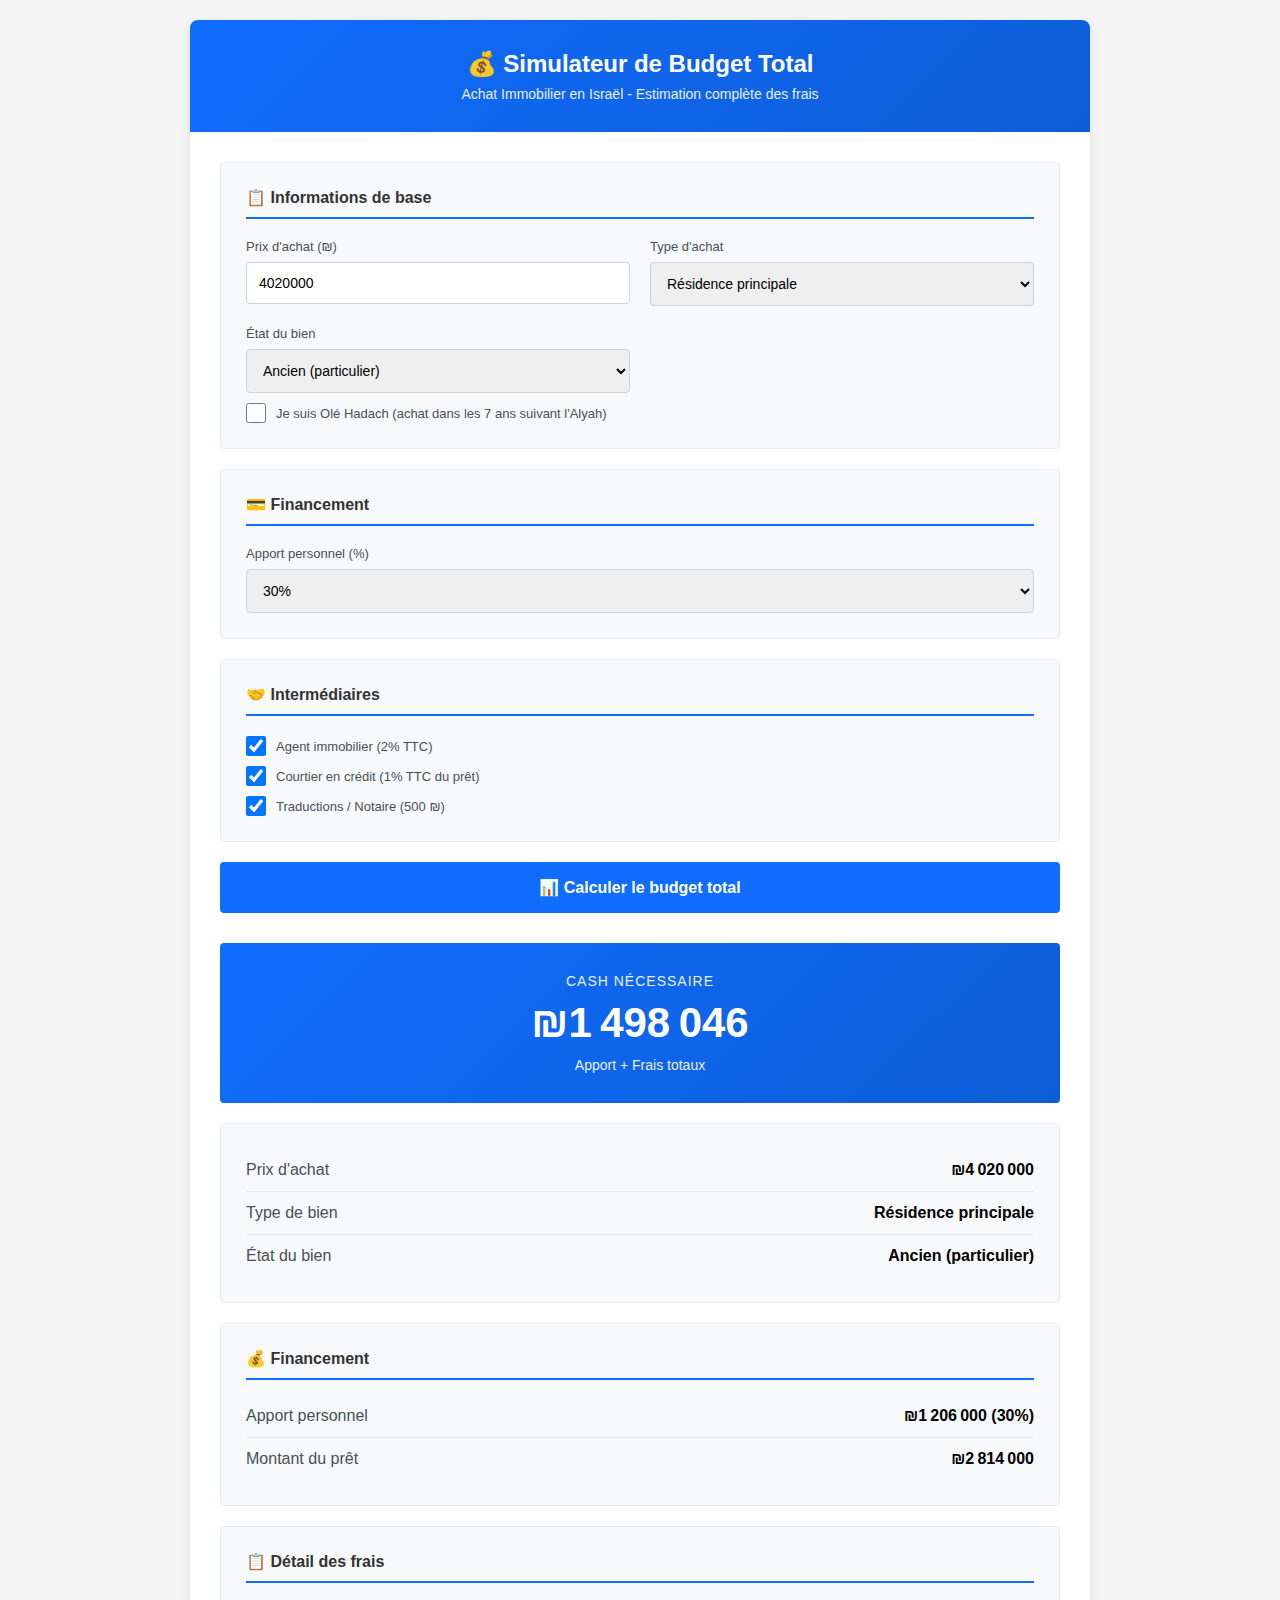
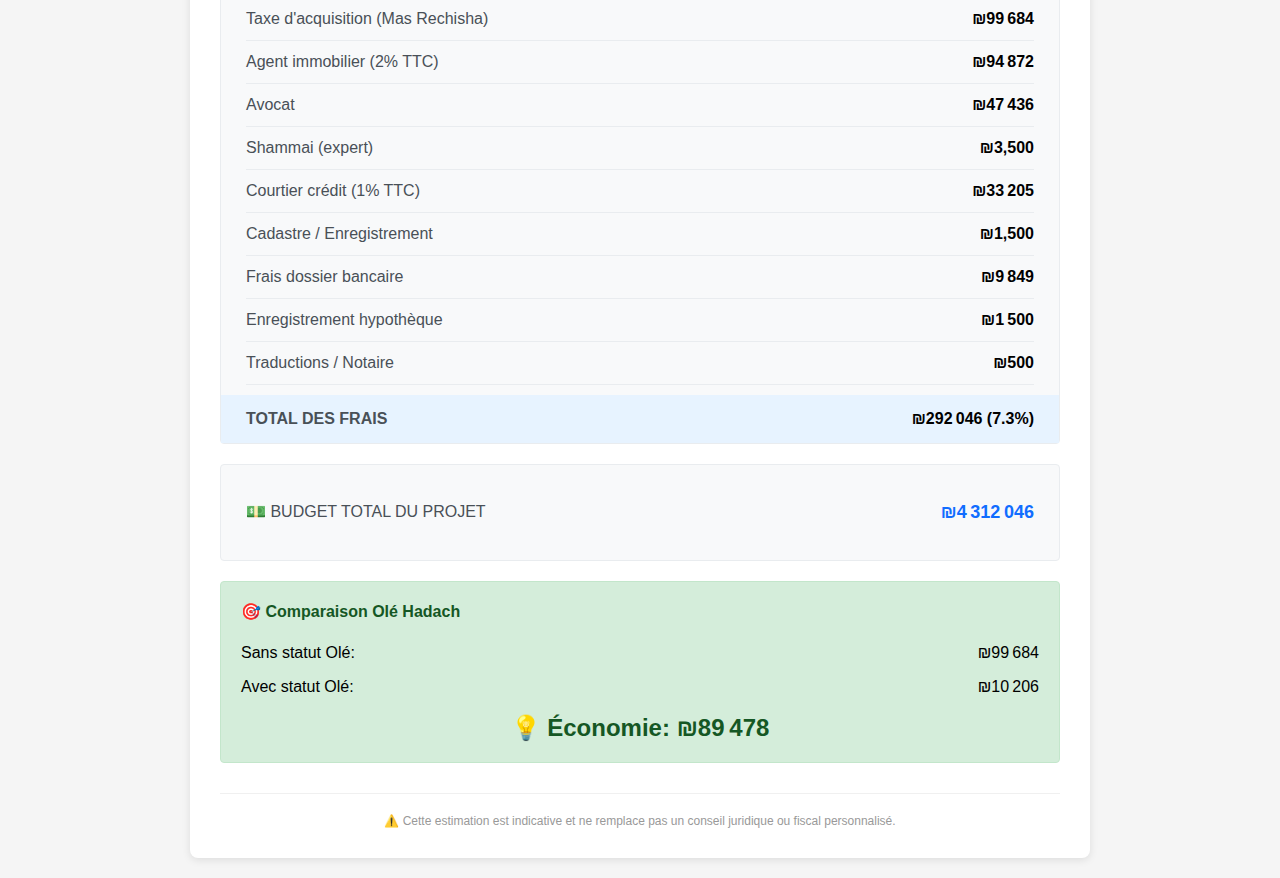
<file: budget_calculator.html>
<!DOCTYPE html>
<html lang="fr">
<head>
    <meta charset="UTF-8">
    <meta name="viewport" content="width=device-width, initial-scale=1.0">
    <title>Simulateur de Budget Total - Achat Immobilier en Israël</title>
    <style>
        * {
            margin: 0;
            padding: 0;
            box-sizing: border-box;
        }

        body {
            font-family: -apple-system, BlinkMacSystemFont, 'Segoe UI', Roboto, Oxygen, Ubuntu, Cantarell, sans-serif;
            background: #f5f5f5;
            padding: 20px;
        }

        .calculator-container {
            max-width: 900px;
            margin: 0 auto;
            background: white;
            border-radius: 8px;
            box-shadow: 0 2px 8px rgba(0,0,0,0.1);
            overflow: hidden;
        }

        .calculator-header {
            background: linear-gradient(135deg, #116DFF 0%, #0D5DD6 100%);
            color: white;
            padding: 30px;
            text-align: center;
        }

        .calculator-header h1 {
            font-size: 24px;
            font-weight: 600;
            margin-bottom: 8px;
        }

        .calculator-header p {
            font-size: 14px;
            opacity: 0.9;
        }

        .calculator-content {
            padding: 30px;
        }

        .form-section {
            background: #f8f9fa;
            border: 1px solid #e9ecef;
            border-radius: 4px;
            padding: 25px;
            margin-bottom: 20px;
        }

        .section-title {
            font-size: 16px;
            font-weight: 600;
            color: #333;
            margin-bottom: 20px;
            padding-bottom: 10px;
            border-bottom: 2px solid #116DFF;
        }

        .form-grid {
            display: grid;
            grid-template-columns: repeat(auto-fit, minmax(250px, 1fr));
            gap: 20px;
        }

        .form-group {
            display: flex;
            flex-direction: column;
        }

        label {
            font-size: 13px;
            font-weight: 500;
            color: #495057;
            margin-bottom: 8px;
        }

        input[type="number"],
        select {
            padding: 12px;
            border: 1px solid #ced4da;
            border-radius: 4px;
            font-size: 14px;
            transition: all 0.2s;
        }

        input[type="number"]:focus,
        select:focus {
            outline: none;
            border-color: #116DFF;
            box-shadow: 0 0 0 3px rgba(17, 109, 255, 0.1);
        }

        .checkbox-group {
            display: flex;
            align-items: center;
            gap: 10px;
            margin-top: 10px;
        }

        .checkbox-group input[type="checkbox"] {
            width: 20px;
            height: 20px;
            cursor: pointer;
        }

        .checkbox-group label {
            margin: 0;
            cursor: pointer;
        }

        .calculate-button {
            width: 100%;
            padding: 16px;
            background: #116DFF;
            color: white;
            border: none;
            border-radius: 4px;
            font-size: 16px;
            font-weight: 600;
            cursor: pointer;
            transition: all 0.2s;
        }

        .calculate-button:hover {
            background: #0D5DD6;
            transform: translateY(-1px);
            box-shadow: 0 4px 12px rgba(17, 109, 255, 0.3);
        }

        .calculate-button:active {
            transform: translateY(0);
        }

        .results {
            display: none;
            margin-top: 30px;
        }

        .results.show {
            display: block;
        }

        .result-card {
            background: #f8f9fa;
            border: 1px solid #e9ecef;
            border-radius: 4px;
            padding: 25px;
            margin-bottom: 20px;
        }

        .result-main {
            text-align: center;
            padding: 30px;
            background: linear-gradient(135deg, #116DFF 0%, #0D5DD6 100%);
            color: white;
            border-radius: 4px;
            margin-bottom: 20px;
        }

        .result-main h2 {
            font-size: 14px;
            font-weight: 500;
            opacity: 0.9;
            margin-bottom: 10px;
            text-transform: uppercase;
            letter-spacing: 1px;
        }

        .result-main .amount {
            font-size: 42px;
            font-weight: 700;
            margin-bottom: 10px;
        }

        .result-main .subtitle {
            font-size: 14px;
            opacity: 0.9;
        }

        .result-row {
            display: flex;
            justify-content: space-between;
            padding: 12px 0;
            border-bottom: 1px solid #e9ecef;
        }

        .result-row:last-child {
            border-bottom: none;
        }

        .result-row.total {
            font-weight: 600;
            font-size: 16px;
            background: #e7f3ff;
            margin: 10px -25px -25px -25px;
            padding: 15px 25px;
            border-bottom: none;
        }

        .result-label {
            color: #495057;
        }

        .result-value {
            font-weight: 600;
            color: #000;
        }

        .ole-comparison {
            background: #d4edda;
            border: 1px solid #c3e6cb;
            border-radius: 4px;
            padding: 20px;
            margin-top: 20px;
        }

        .ole-comparison h3 {
            color: #155724;
            font-size: 16px;
            margin-bottom: 15px;
        }

        .savings {
            font-size: 24px;
            font-weight: 700;
            color: #155724;
            text-align: center;
            margin-top: 10px;
        }

        .disclaimer {
            text-align: center;
            font-size: 12px;
            color: #999;
            margin-top: 30px;
            padding-top: 20px;
            border-top: 1px solid #f0f0f0;
        }

        @media (max-width: 768px) {
            .calculator-content {
                padding: 20px;
            }

            .form-grid {
                grid-template-columns: 1fr;
            }

            .result-main .amount {
                font-size: 32px;
            }
        }
    </style>
</head>
<body>
    <div class="calculator-container">
        <div class="calculator-header">
            <h1>💰 Simulateur de Budget Total</h1>
            <p>Achat Immobilier en Israël - Estimation complète des frais</p>
        </div>

        <div class="calculator-content">
            <!-- Formulaire -->
            <div class="form-section">
                <div class="section-title">📋 Informations de base</div>
                <div class="form-grid">
                    <div class="form-group">
                        <label for="prixAchat">Prix d'achat (₪)</label>
                        <input type="number" id="prixAchat" value="4020000" min="0" step="10000">
                    </div>

                    <div class="form-group">
                        <label for="typeAchat">Type d'achat</label>
                        <select id="typeAchat">
                            <option value="residence">Résidence principale</option>
                            <option value="investissement">Investissement / 2e bien</option>
                        </select>
                    </div>

                    <div class="form-group">
                        <label for="etatBien">État du bien</label>
                        <select id="etatBien">
                            <option value="ancien">Ancien (particulier)</option>
                            <option value="neuf">Neuf (promoteur)</option>
                        </select>
                    </div>
                </div>

                <div class="checkbox-group">
                    <input type="checkbox" id="isOle">
                    <label for="isOle">Je suis Olé Hadach (achat dans les 7 ans suivant l'Alyah)</label>
                </div>
            </div>

            <div class="form-section">
                <div class="section-title">💳 Financement</div>
                <div class="form-grid">
                    <div class="form-group">
                        <label for="apport">Apport personnel (%)</label>
                        <select id="apport">
                            <option value="0.20">20%</option>
                            <option value="0.25">25%</option>
                            <option value="0.30" selected>30%</option>
                            <option value="0.35">35%</option>
                            <option value="0.40">40%</option>
                            <option value="0.50">50%</option>
                        </select>
                    </div>
                </div>
            </div>

            <div class="form-section">
                <div class="section-title">🤝 Intermédiaires</div>
                <div class="checkbox-group">
                    <input type="checkbox" id="avecAgent" checked>
                    <label for="avecAgent">Agent immobilier (2% TTC)</label>
                </div>
                <div class="checkbox-group">
                    <input type="checkbox" id="avecCourtier" checked>
                    <label for="avecCourtier">Courtier en crédit (1% TTC du prêt)</label>
                </div>
                <div class="checkbox-group">
                    <input type="checkbox" id="avecTraductions" checked>
                    <label for="avecTraductions">Traductions / Notaire (500 ₪)</label>
                </div>
            </div>

            <button class="calculate-button" onclick="calculate()">
                📊 Calculer le budget total
            </button>

            <!-- Résultats -->
            <div id="results" class="results">
                <div class="result-main">
                    <h2>Cash Nécessaire</h2>
                    <div class="amount" id="cashTotal">₪0</div>
                    <div class="subtitle">Apport + Frais totaux</div>
                </div>

                <div class="result-card">
                    <div class="result-row">
                        <span class="result-label">Prix d'achat</span>
                        <span class="result-value" id="resPrixAchat">₪0</span>
                    </div>
                    <div class="result-row">
                        <span class="result-label">Type de bien</span>
                        <span class="result-value" id="resTypeBien">-</span>
                    </div>
                    <div class="result-row">
                        <span class="result-label">État du bien</span>
                        <span class="result-value" id="resEtatBien">-</span>
                    </div>
                </div>

                <div class="result-card">
                    <div class="section-title" style="margin-bottom: 15px;">💰 Financement</div>
                    <div class="result-row">
                        <span class="result-label">Apport personnel</span>
                        <span class="result-value" id="resApport">₪0</span>
                    </div>
                    <div class="result-row">
                        <span class="result-label">Montant du prêt</span>
                        <span class="result-value" id="resPret">₪0</span>
                    </div>
                </div>

                <div class="result-card">
                    <div class="section-title" style="margin-bottom: 15px;">📋 Détail des frais</div>
                    <div class="result-row">
                        <span class="result-label">Taxe d'acquisition (Mas Rechisha)</span>
                        <span class="result-value" id="resMasRechisha">₪0</span>
                    </div>
                    <div class="result-row" id="rowAgent">
                        <span class="result-label">Agent immobilier (2% TTC)</span>
                        <span class="result-value" id="resAgent">₪0</span>
                    </div>
                    <div class="result-row">
                        <span class="result-label">Avocat</span>
                        <span class="result-value" id="resAvocat">₪0</span>
                    </div>
                    <div class="result-row">
                        <span class="result-label">Shammai (expert)</span>
                        <span class="result-value" id="resShammai">₪3,500</span>
                    </div>
                    <div class="result-row" id="rowCourtier">
                        <span class="result-label">Courtier crédit (1% TTC)</span>
                        <span class="result-value" id="resCourtier">₪0</span>
                    </div>
                    <div class="result-row">
                        <span class="result-label">Cadastre / Enregistrement</span>
                        <span class="result-value" id="resCadastre">₪1,500</span>
                    </div>
                    <div class="result-row" id="rowDossier">
                        <span class="result-label">Frais dossier bancaire</span>
                        <span class="result-value" id="resDossier">₪0</span>
                    </div>
                    <div class="result-row" id="rowHypotheque">
                        <span class="result-label">Enregistrement hypothèque</span>
                        <span class="result-value" id="resHypotheque">₪1,500</span>
                    </div>
                    <div class="result-row" id="rowTraductions">
                        <span class="result-label">Traductions / Notaire</span>
                        <span class="result-value" id="resTraductions">₪500</span>
                    </div>
                    <div class="result-row total">
                        <span class="result-label">TOTAL DES FRAIS</span>
                        <span class="result-value" id="resTotalFrais">₪0</span>
                    </div>
                </div>

                <div class="result-card">
                    <div class="result-row">
                        <span class="result-label">💵 BUDGET TOTAL DU PROJET</span>
                        <span class="result-value" id="resBudgetTotal" style="font-size: 18px; color: #116DFF;">₪0</span>
                    </div>
                </div>

                <div id="oleComparison" class="ole-comparison" style="display: none;">
                    <h3>🎯 Comparaison Olé Hadach</h3>
                    <div class="result-row" style="border: none; padding: 8px 0;">
                        <span>Sans statut Olé:</span>
                        <span id="oleNon">₪0</span>
                    </div>
                    <div class="result-row" style="border: none; padding: 8px 0;">
                        <span>Avec statut Olé:</span>
                        <span id="oleOui">₪0</span>
                    </div>
                    <div class="savings">
                        💡 Économie: <span id="oleEconomie">₪0</span>
                    </div>
                </div>
            </div>

            <div class="disclaimer">
                ⚠️ Cette estimation est indicative et ne remplace pas un conseil juridique ou fiscal personnalisé.
            </div>
        </div>
    </div>

    <script>
        // Budget Simulator - Version JavaScript
        class BudgetSimulator {
            static TVA = 0.18;

            static GRILLE_RESIDENCE_NON_OLE = [
                [0, 1919155, 0.00],
                [1919155, 2276360, 0.035],
                [2276360, 5872725, 0.05],
                [5872725, 19575755, 0.08],
                [19575755, Infinity, 0.10]
            ];

            static GRILLE_RESIDENCE_OLE = [
                [0, 1978745, 0.00],
                [1978745, 5872725, 0.005],
                [5872725, 19575755, 0.05],
                [19575755, Infinity, 0.08]
            ];

            static GRILLE_INVESTISSEMENT = [
                [0, 5872725, 0.08],
                [5872725, Infinity, 0.10]
            ];

            static calculateMasRechisha(prixAchat, typeAchat, isOleHadach) {
                let grille;
                if (typeAchat === 'investissement') {
                    grille = this.GRILLE_INVESTISSEMENT;
                } else if (isOleHadach) {
                    grille = this.GRILLE_RESIDENCE_OLE;
                } else {
                    grille = this.GRILLE_RESIDENCE_NON_OLE;
                }

                let totalTax = 0;
                for (let [min, max, taux] of grille) {
                    if (prixAchat <= min) break;
                    let montantTranche = Math.min(prixAchat, max) - min;
                    if (montantTranche > 0) {
                        totalTax += montantTranche * taux;
                    }
                }
                return totalTax;
            }

            static calculateAgentFee(prixAchat, avecAgent) {
                if (!avecAgent) return 0;
                let commissionHT = prixAchat * 0.02;
                return commissionHT * (1 + this.TVA);
            }

            static calculateLawyerFee(prixAchat, achatNeuf) {
                let avocatHT = prixAchat * 0.01;
                let avocatTTC = avocatHT * (1 + this.TVA);

                if (achatNeuf) {
                    let avocatKablanHT = prixAchat * 0.005;
                    let avocatKablanTTC = avocatKablanHT * (1 + this.TVA);
                    return avocatTTC + avocatKablanTTC;
                }

                return avocatTTC;
            }

            static calculateBrokerFee(montantPret, avecCourtier) {
                if (!avecCourtier || montantPret === 0) return 0;
                let commissionHT = montantPret * 0.01;
                return commissionHT * (1 + this.TVA);
            }

            static calculateBankDossierFee(montantPret) {
                if (montantPret === 0) return 0;
                return montantPret * 0.0035;
            }

            static calculateHypothequeFee(montantPret) {
                if (montantPret === 0) return 0;
                return 1500;
            }

            static calculateAllFees(prixAchat, typeAchat, isOleHadach, apportPourcent, 
                                   avecAgent, achatNeuf, avecCourtier, avecTraductions) {
                let montantPret = prixAchat * (1 - apportPourcent);
                let apport = prixAchat * apportPourcent;

                let masRechisha = this.calculateMasRechisha(prixAchat, typeAchat, isOleHadach);
                let fraisAgent = this.calculateAgentFee(prixAchat, avecAgent);
                let fraisAvocat = this.calculateLawyerFee(prixAchat, achatNeuf);
                let fraisShammai = 3500;
                let fraisCourtier = this.calculateBrokerFee(montantPret, avecCourtier);
                let fraisCadastre = 1500;
                let fraisDossier = this.calculateBankDossierFee(montantPret);
                let fraisHypotheque = this.calculateHypothequeFee(montantPret);
                let fraisTraductions = avecTraductions ? 500 : 0;

                let totalFrais = masRechisha + fraisAgent + fraisAvocat + fraisShammai + 
                                fraisCourtier + fraisCadastre + fraisDossier + 
                                fraisHypotheque + fraisTraductions;

                let budgetTotal = prixAchat + totalFrais;
                let cashNecessaire = apport + totalFrais;

                let comparaisonOle = null;
                if (typeAchat === 'residence') {
                    let masNonOle = this.calculateMasRechisha(prixAchat, 'residence', false);
                    let masOle = this.calculateMasRechisha(prixAchat, 'residence', true);
                    comparaisonOle = {
                        masNonOle: masNonOle,
                        masOle: masOle,
                        economie: masNonOle - masOle
                    };
                }

                return {
                    prixAchat: prixAchat,
                    typeAchat: typeAchat,
                    achatNeuf: achatNeuf,
                    isOleHadach: isOleHadach,
                    apport: apport,
                    apportPourcent: apportPourcent * 100,
                    montantPret: montantPret,
                    fraisDetail: {
                        masRechisha: masRechisha,
                        agent: fraisAgent,
                        avocat: fraisAvocat,
                        shammai: fraisShammai,
                        courtier: fraisCourtier,
                        cadastre: fraisCadastre,
                        dossierBanque: fraisDossier,
                        hypotheque: fraisHypotheque,
                        traductions: fraisTraductions
                    },
                    totalFrais: totalFrais,
                    fraisPourcent: (totalFrais / prixAchat) * 100,
                    budgetTotal: budgetTotal,
                    cashNecessaire: cashNecessaire,
                    comparaisonOle: comparaisonOle
                };
            }
        }

        function formatCurrency(amount) {
            return '₪' + Math.round(amount).toLocaleString('fr-FR');
        }

        function calculate() {
            // Récupérer les valeurs
            const prixAchat = parseFloat(document.getElementById('prixAchat').value);
            const typeAchat = document.getElementById('typeAchat').value;
            const etatBien = document.getElementById('etatBien').value;
            const isOle = document.getElementById('isOle').checked;
            const apport = parseFloat(document.getElementById('apport').value);
            const avecAgent = document.getElementById('avecAgent').checked;
            const avecCourtier = document.getElementById('avecCourtier').checked;
            const avecTraductions = document.getElementById('avecTraductions').checked;

            const achatNeuf = etatBien === 'neuf';

            // Calculer
            const result = BudgetSimulator.calculateAllFees(
                prixAchat, typeAchat, isOle, apport,
                avecAgent, achatNeuf, avecCourtier, avecTraductions
            );

            // Afficher les résultats
            document.getElementById('cashTotal').textContent = formatCurrency(result.cashNecessaire);
            document.getElementById('resPrixAchat').textContent = formatCurrency(result.prixAchat);
            
            const typeBienText = typeAchat === 'residence' ? 'Résidence principale' : 'Investissement';
            document.getElementById('resTypeBien').textContent = typeBienText;
            
            const etatBienText = achatNeuf ? 'Neuf (promoteur)' : 'Ancien (particulier)';
            document.getElementById('resEtatBien').textContent = etatBienText;

            document.getElementById('resApport').textContent = 
                `${formatCurrency(result.apport)} (${result.apportPourcent.toFixed(0)}%)`;
            document.getElementById('resPret').textContent = formatCurrency(result.montantPret);

            document.getElementById('resMasRechisha').textContent = 
                formatCurrency(result.fraisDetail.masRechisha);
            document.getElementById('resAgent').textContent = 
                formatCurrency(result.fraisDetail.agent);
            document.getElementById('resAvocat').textContent = 
                formatCurrency(result.fraisDetail.avocat);
            document.getElementById('resCourtier').textContent = 
                formatCurrency(result.fraisDetail.courtier);
            document.getElementById('resDossier').textContent = 
                formatCurrency(result.fraisDetail.dossierBanque);
            document.getElementById('resHypotheque').textContent = 
                formatCurrency(result.fraisDetail.hypotheque);
            document.getElementById('resTraductions').textContent = 
                formatCurrency(result.fraisDetail.traductions);

            // Masquer/afficher les lignes selon les options
            document.getElementById('rowAgent').style.display = avecAgent ? 'flex' : 'none';
            document.getElementById('rowCourtier').style.display = avecCourtier ? 'flex' : 'none';
            document.getElementById('rowDossier').style.display = result.montantPret > 0 ? 'flex' : 'none';
            document.getElementById('rowHypotheque').style.display = result.montantPret > 0 ? 'flex' : 'none';
            document.getElementById('rowTraductions').style.display = avecTraductions ? 'flex' : 'none';

            document.getElementById('resTotalFrais').textContent = 
                `${formatCurrency(result.totalFrais)} (${result.fraisPourcent.toFixed(1)}%)`;
            document.getElementById('resBudgetTotal').textContent = 
                formatCurrency(result.budgetTotal);

            // Comparaison Olé
            if (result.comparaisonOle) {
                document.getElementById('oleComparison').style.display = 'block';
                document.getElementById('oleNon').textContent = 
                    formatCurrency(result.comparaisonOle.masNonOle);
                document.getElementById('oleOui').textContent = 
                    formatCurrency(result.comparaisonOle.masOle);
                document.getElementById('oleEconomie').textContent = 
                    formatCurrency(result.comparaisonOle.economie);
            } else {
                document.getElementById('oleComparison').style.display = 'none';
            }

            // Afficher les résultats
            document.getElementById('results').classList.add('show');
            document.getElementById('results').scrollIntoView({ behavior: 'smooth', block: 'nearest' });
        }

        // Désactiver la case Olé si investissement
        document.getElementById('typeAchat').addEventListener('change', function() {
            const isInvest = this.value === 'investissement';
            document.getElementById('isOle').disabled = isInvest;
            if (isInvest) {
                document.getElementById('isOle').checked = false;
            }
        });

        // Calculer automatiquement au chargement
        window.addEventListener('DOMContentLoaded', function() {
            calculate();
        });
    </script>
</body>
</html>
</file>
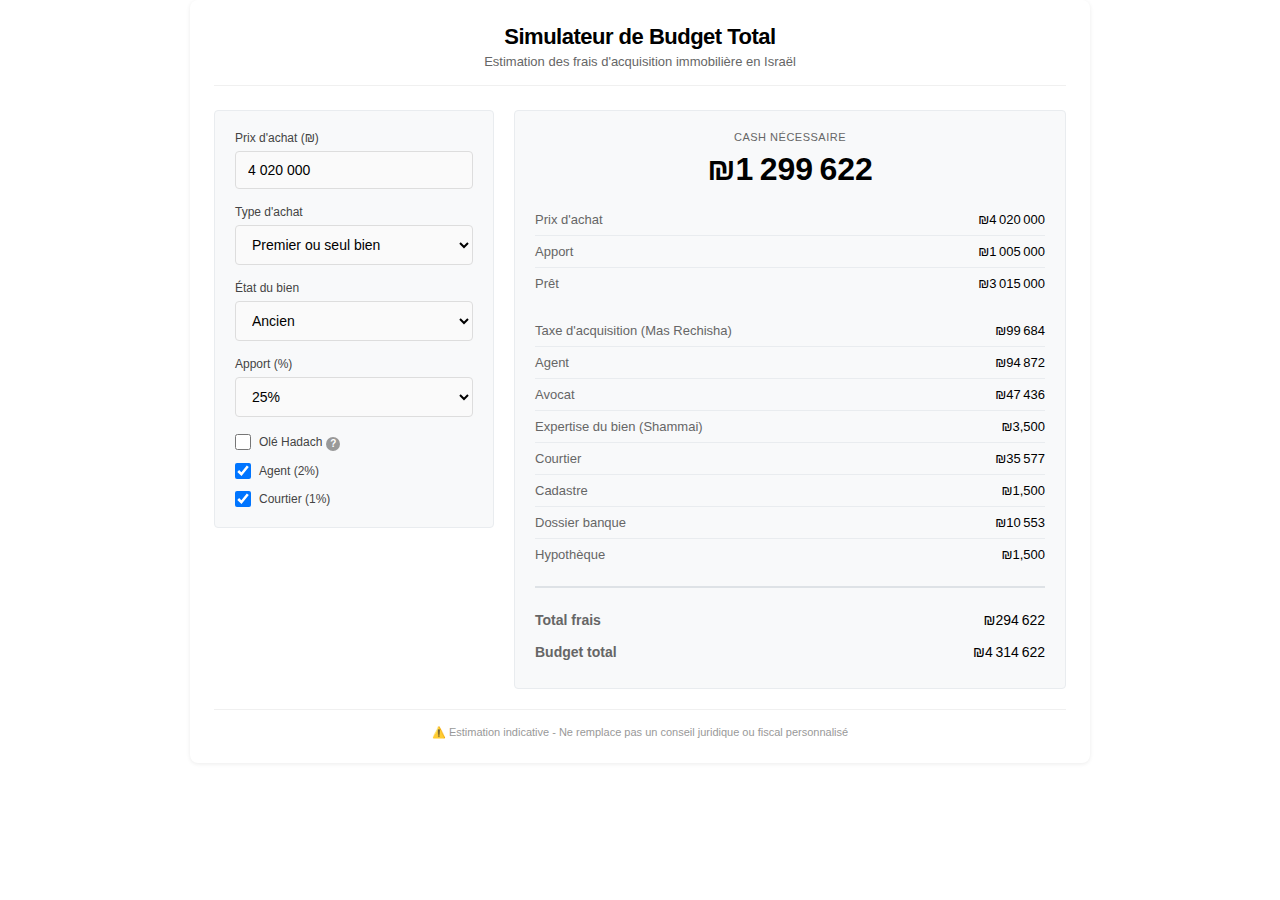
<file: budget_calculator_old.html>
<!DOCTYPE html>
<html lang="fr">
<head>
    <meta charset="UTF-8">
    <meta name="viewport" content="width=device-width, initial-scale=1.0">
    <title>Simulateur de Budget Total - Achat Immobilier en Israël</title>
    <style>
        * {
            margin: 0;
            padding: 0;
            box-sizing: border-box;
        }

        body {
            font-family: Arial, Helvetica, sans-serif;
            background-color: transparent;
            padding: 0;
        }

        .widget-container {
            max-width: 900px;
            margin: 0 auto;
            background: white;
            border-radius: 8px;
            box-shadow: 0 1px 4px rgba(0, 0, 0, 0.08);
            padding: 24px;
        }

        .widget-header {
            text-align: center;
            margin-bottom: 24px;
            padding-bottom: 16px;
            border-bottom: 1px solid #f0f0f0;
        }

        .widget-header h2 {
            color: #000;
            font-size: 22px;
            margin-bottom: 4px;
            font-weight: 600;
            letter-spacing: -0.5px;
        }

        .widget-header p {
            color: #666;
            font-size: 13px;
            font-weight: 400;
        }

        .widget-content {
            display: flex;
            gap: 20px;
            align-items: flex-start;
        }

        .input-section {
            flex: 0 0 280px;
            background: #f8f9fa;
            border: 1px solid #e9ecef;
            border-radius: 4px;
            padding: 20px;
        }

        .result-section {
            flex: 1;
            min-width: 0;
        }

        .form-group {
            margin-bottom: 16px;
        }

        .form-group:last-child {
            margin-bottom: 0;
        }

        label {
            display: block;
            color: #444;
            font-size: 12px;
            font-weight: 500;
            margin-bottom: 6px;
        }

        input[type="text"],
        input[type="number"],
        select {
            width: 100%;
            padding: 10px 12px;
            border: 1px solid #ddd;
            border-radius: 4px;
            font-size: 14px;
            font-family: Arial, Helvetica, sans-serif;
            background-color: #fafafa;
            transition: all 0.2s ease;
        }

        input[type="text"]:hover,
        input[type="number"]:hover,
        select:hover {
            background-color: #f5f5f5;
            border-color: #ccc;
        }

        input[type="text"]:focus,
        input[type="number"]:focus,
        select:focus {
            outline: none;
            border-color: #999;
            background-color: white;
        }

        .checkbox-group {
            display: flex;
            align-items: center;
            margin-top: 12px;
        }

        .checkbox-group input[type="checkbox"] {
            width: 16px;
            height: 16px;
            margin-right: 8px;
            cursor: pointer;
        }

        .checkbox-group label {
            margin: 0;
            cursor: pointer;
            font-size: 12px;
        }

        .result-card {
            background: #f8f9fa;
            border: 1px solid #e9ecef;
            padding: 20px;
            border-radius: 4px;
            text-align: center;
        }

        .result-label {
            font-size: 11px;
            color: #666;
            margin-bottom: 8px;
            text-transform: uppercase;
            letter-spacing: 0.5px;
        }

        .result-price {
            font-size: 32px;
            font-weight: 600;
            margin: 8px 0;
            color: #000;
            letter-spacing: -1px;
        }

        .result-details {
            margin-top: 16px;
            text-align: left;
        }

        .detail-row {
            display: flex;
            justify-content: space-between;
            padding: 8px 0;
            font-size: 13px;
            border-bottom: 1px solid #e9ecef;
        }

        .detail-row:last-child {
            border-bottom: none;
        }

        .detail-label {
            color: #666;
        }

        .detail-value {
            font-weight: 500;
            color: #000;
        }

        .result-total {
            margin-top: 16px;
            padding-top: 16px;
            border-top: 2px solid #dee2e6;
        }

        .result-total .detail-row {
            font-weight: 600;
            font-size: 14px;
            border-bottom: none;
        }

        .ole-badge {
            display: inline-block;
            padding: 4px 12px;
            background: #d4edda;
            color: #155724;
            border-radius: 12px;
            font-size: 12px;
            font-weight: 500;
            margin-top: 12px;
        }

        .disclaimer {
            text-align: center;
            font-size: 11px;
            color: #999;
            margin-top: 20px;
            padding-top: 16px;
            border-top: 1px solid #f0f0f0;
        }

        @media (max-width: 768px) {
            .widget-content {
                flex-direction: column;
            }

            .input-section {
                flex: 1;
                width: 100%;
            }

            .result-section {
                width: 100%;
            }

            .widget-container {
                padding: 16px;
            }

            .result-price {
                font-size: 28px;
            }
        }

        /* Tooltip styles */
        .tooltip-wrapper {
            position: relative;
            display: inline-block;
        }

        .tooltip-icon {
            display: inline-block;
            width: 14px;
            height: 14px;
            background-color: #999;
            color: white;
            border-radius: 50%;
            text-align: center;
            line-height: 14px;
            font-size: 10px;
            font-weight: bold;
            cursor: help;
            margin-left: 4px;
        }

        .tooltip-text {
            visibility: hidden;
            width: 220px;
            background-color: #333;
            color: #fff;
            text-align: left;
            border-radius: 4px;
            padding: 8px 10px;
            position: absolute;
            z-index: 1000;
            bottom: 125%;
            left: 50%;
            margin-left: -110px;
            opacity: 0;
            transition: opacity 0.3s;
            font-size: 11px;
            line-height: 1.4;
            box-shadow: 0 2px 8px rgba(0,0,0,0.2);
        }

        .tooltip-text::after {
            content: "";
            position: absolute;
            top: 100%;
            left: 50%;
            margin-left: -5px;
            border-width: 5px;
            border-style: solid;
            border-color: #333 transparent transparent transparent;
        }

        .tooltip-wrapper:hover .tooltip-text {
            visibility: visible;
            opacity: 1;
        }
    </style>
</head>
<body>
    <div class="widget-container">
        <div class="widget-header">
            <h2>Simulateur de Budget Total</h2>
            <p>Estimation des frais d'acquisition immobilière en Israël</p>
        </div>

        <div class="widget-content">
            <!-- Inputs à gauche -->
            <div class="input-section">
                <div class="form-group">
                    <label for="prixAchat">Prix d'achat (₪)</label>
                    <input type="text" id="prixAchat" value="4 020 000" placeholder="4 000 000">
                </div>

                <div class="form-group">
                    <label for="typeAchat">Type d'achat</label>
                    <select id="typeAchat">
                        <option value="residence">Premier ou seul bien</option>
                        <option value="revente">Je vends pour acheter plus grand</option>
                        <option value="investissement">2ème bien ou plus</option>
                    </select>
                </div>

                <div class="form-group">
                    <label for="etatBien">État du bien</label>
                    <select id="etatBien">
                        <option value="ancien">Ancien</option>
                        <option value="neuf">Neuf</option>
                    </select>
                </div>

                <div class="form-group">
                    <label for="apport">Apport (%)</label>
                    <select id="apport">
                        <option value="0.25" selected>25%</option>
                        <option value="0.30">30%</option>
                        <option value="0.35">35%</option>
                        <option value="0.40">40%</option>
                        <option value="0.50">50%</option>
                        <option value="0.75">75%</option>
                        <option value="1.00">100%</option>
                    </select>
                </div>

                <div class="checkbox-group">
                    <input type="checkbox" id="isOle">
                    <label for="isOle">Olé Hadach</label>
                    <div class="tooltip-wrapper">
                        <span class="tooltip-icon">?</span>
                        <span class="tooltip-text" id="oleTooltip">Avantage réservé à la résidence principale uniquement (non applicable pour investissement)</span>
                    </div>
                </div>

                <div class="checkbox-group">
                    <input type="checkbox" id="avecAgent" checked>
                    <label for="avecAgent">Agent (2%)</label>
                </div>

                <div class="checkbox-group">
                    <input type="checkbox" id="avecCourtier" checked>
                    <label for="avecCourtier">Courtier (1%)</label>
                </div>
            </div>

            <!-- Résultats à droite -->
            <div class="result-section">
                <div id="resultCard" class="result-card">
                    <div class="result-label">CASH NÉCESSAIRE</div>
                    <div class="result-price" id="cashTotal">₪1,498,046</div>
                    
                    <div class="result-details">
                        <div class="detail-row">
                            <span class="detail-label">Prix d'achat</span>
                            <span class="detail-value" id="resPrixAchat">₪4,020,000</span>
                        </div>
                        <div class="detail-row">
                            <span class="detail-label">Apport</span>
                            <span class="detail-value" id="resApport">₪1,206,000</span>
                        </div>
                        <div class="detail-row">
                            <span class="detail-label">Prêt</span>
                            <span class="detail-value" id="resPret">₪2,814,000</span>
                        </div>
                    </div>

                    <div class="result-details" style="margin-top: 16px;">
                        <div class="detail-row">
                            <span class="detail-label">Taxe d'acquisition (Mas Rechisha)</span>
                            <span class="detail-value" id="resMasRechisha">₪99,684</span>
                        </div>
                        <div class="detail-row" id="rowAgent">
                            <span class="detail-label">Agent</span>
                            <span class="detail-value" id="resAgent">₪94,872</span>
                        </div>
                        <div class="detail-row">
                            <span class="detail-label">Avocat</span>
                            <span class="detail-value" id="resAvocat">₪47,436</span>
                        </div>
                        <div class="detail-row">
                            <span class="detail-label">Expertise du bien (Shammai)</span>
                            <span class="detail-value">₪3,500</span>
                        </div>
                        <div class="detail-row" id="rowCourtier">
                            <span class="detail-label">Courtier</span>
                            <span class="detail-value" id="resCourtier">₪33,205</span>
                        </div>
                        <div class="detail-row">
                            <span class="detail-label">Cadastre</span>
                            <span class="detail-value">₪1,500</span>
                        </div>
                        <div class="detail-row" id="rowDossier">
                            <span class="detail-label">Dossier banque</span>
                            <span class="detail-value" id="resDossier">₪9,849</span>
                        </div>
                        <div class="detail-row" id="rowHypotheque">
                            <span class="detail-label">Hypothèque</span>
                            <span class="detail-value">₪1,500</span>
                        </div>
                    </div>

                    <div class="result-total">
                        <div class="detail-row">
                            <span class="detail-label">Total frais</span>
                            <span class="detail-value" id="resTotalFrais">₪292,046</span>
                        </div>
                        <div class="detail-row">
                            <span class="detail-label">Budget total</span>
                            <span class="detail-value" id="resBudgetTotal">₪4,312,046</span>
                        </div>
                    </div>

                    <div id="oleBadge" style="display: none; text-align: center;">
                        <div class="ole-badge">💡 Économie Olé: <span id="oleEconomie">₪89,478</span></div>
                    </div>
                </div>
            </div>
        </div>

        <div class="disclaimer">
            ⚠️ Estimation indicative - Ne remplace pas un conseil juridique ou fiscal personnalisé
        </div>
    </div>

    <script>
        // Budget Simulator - Version JavaScript
        class BudgetSimulator {
            static TVA = 0.18;

            static GRILLE_RESIDENCE_NON_OLE = [
                [0, 1919155, 0.00],
                [1919155, 2276360, 0.035],
                [2276360, 5872725, 0.05],
                [5872725, 19575755, 0.08],
                [19575755, Infinity, 0.10]
            ];

            static GRILLE_RESIDENCE_OLE = [
                [0, 1978745, 0.00],
                [1978745, 5872725, 0.005],
                [5872725, 19575755, 0.05],
                [19575755, Infinity, 0.08]
            ];

            static GRILLE_INVESTISSEMENT = [
                [0, 5872725, 0.08],
                [5872725, Infinity, 0.10]
            ];

            static getMinimumApport(typeAchat) {
                if (typeAchat === 'investissement') {
                    return 0.50;
                } else if (typeAchat === 'revente') {
                    return 0.30;
                } else {
                    return 0.25;
                }
            }

            static validateApport(apportPourcent, typeAchat) {
                const minApport = this.getMinimumApport(typeAchat);
                if (apportPourcent < minApport) {
                    const minPourcent = Math.round(minApport * 100);
                    let typeLabel;
                    if (typeAchat === 'investissement') {
                        typeLabel = '2ème bien ou plus';
                    } else if (typeAchat === 'revente') {
                        typeLabel = 'revente pour achat plus grand';
                    } else {
                        typeLabel = 'premier ou seul bien';
                    }
                    return {
                        isValid: false,
                        message: `Apport minimum de ${minPourcent}% requis pour un ${typeLabel}`
                    };
                }
                return { isValid: true, message: '' };
            }

            static calculateMasRechisha(prixAchat, typeAchat, isOleHadach) {
                let grille;
                // Pour le calcul de la taxe, 'revente' est traité comme 'residence'
                if (typeAchat === 'investissement') {
                    grille = this.GRILLE_INVESTISSEMENT;
                } else if (isOleHadach) {
                    grille = this.GRILLE_RESIDENCE_OLE;
                } else {
                    grille = this.GRILLE_RESIDENCE_NON_OLE;
                }

                let totalTax = 0;
                for (let [min, max, taux] of grille) {
                    if (prixAchat <= min) break;
                    let montantTranche = Math.min(prixAchat, max) - min;
                    if (montantTranche > 0) {
                        totalTax += montantTranche * taux;
                    }
                }
                return totalTax;
            }

            static calculateAgentFee(prixAchat, avecAgent) {
                if (!avecAgent) return 0;
                let commissionHT = prixAchat * 0.02;
                return commissionHT * (1 + this.TVA);
            }

            static calculateLawyerFee(prixAchat, achatNeuf) {
                let avocatHT = prixAchat * 0.01;
                let avocatTTC = avocatHT * (1 + this.TVA);

                if (achatNeuf) {
                    let avocatKablanHT = prixAchat * 0.005;
                    let avocatKablanTTC = avocatKablanHT * (1 + this.TVA);
                    return avocatTTC + avocatKablanTTC;
                }

                return avocatTTC;
            }

            static calculateBrokerFee(montantPret, avecCourtier) {
                if (!avecCourtier || montantPret === 0) return 0;
                let commissionHT = montantPret * 0.01;
                return commissionHT * (1 + this.TVA);
            }

            static calculateBankDossierFee(montantPret) {
                if (montantPret === 0) return 0;
                return montantPret * 0.0035;
            }

            static calculateHypothequeFee(montantPret) {
                if (montantPret === 0) return 0;
                return 1500;
            }

            static calculateAllFees(prixAchat, typeAchat, isOleHadach, apportPourcent, 
                                   avecAgent, achatNeuf, avecCourtier, avecTraductions) {
                // Validation de l'apport
                const validation = this.validateApport(apportPourcent, typeAchat);
                if (!validation.isValid) {
                    // Ajuster automatiquement au minimum légal
                    apportPourcent = this.getMinimumApport(typeAchat);
                }

                let montantPret = prixAchat * (1 - apportPourcent);
                let apport = prixAchat * apportPourcent;

                let masRechisha = this.calculateMasRechisha(prixAchat, typeAchat, isOleHadach);
                let fraisAgent = this.calculateAgentFee(prixAchat, avecAgent);
                let fraisAvocat = this.calculateLawyerFee(prixAchat, achatNeuf);
                let fraisShammai = 3500;
                let fraisCourtier = this.calculateBrokerFee(montantPret, avecCourtier);
                let fraisCadastre = 1500;
                let fraisDossier = this.calculateBankDossierFee(montantPret);
                let fraisHypotheque = this.calculateHypothequeFee(montantPret);
                let fraisTraductions = avecTraductions ? 500 : 0;

                let totalFrais = masRechisha + fraisAgent + fraisAvocat + fraisShammai + 
                                fraisCourtier + fraisCadastre + fraisDossier + 
                                fraisHypotheque + fraisTraductions;

                let budgetTotal = prixAchat + totalFrais;
                let cashNecessaire = apport + totalFrais;

                let comparaisonOle = null;
                if (typeAchat === 'residence' || typeAchat === 'revente') {
                    let masNonOle = this.calculateMasRechisha(prixAchat, 'residence', false);
                    let masOle = this.calculateMasRechisha(prixAchat, 'residence', true);
                    comparaisonOle = {
                        masNonOle: masNonOle,
                        masOle: masOle,
                        economie: masNonOle - masOle
                    };
                }

                return {
                    prixAchat: prixAchat,
                    typeAchat: typeAchat,
                    achatNeuf: achatNeuf,
                    isOleHadach: isOleHadach,
                    apport: apport,
                    apportPourcent: apportPourcent * 100,
                    montantPret: montantPret,
                    validationApport: validation,
                    fraisDetail: {
                        masRechisha: masRechisha,
                        agent: fraisAgent,
                        avocat: fraisAvocat,
                        shammai: fraisShammai,
                        courtier: fraisCourtier,
                        cadastre: fraisCadastre,
                        dossierBanque: fraisDossier,
                        hypotheque: fraisHypotheque,
                        traductions: fraisTraductions
                    },
                    totalFrais: totalFrais,
                    fraisPourcent: (totalFrais / prixAchat) * 100,
                    budgetTotal: budgetTotal,
                    cashNecessaire: cashNecessaire,
                    comparaisonOle: comparaisonOle
                };
            }
        }

        function formatCurrency(amount) {
            return '₪' + Math.round(amount).toLocaleString('fr-FR');
        }

        function formatNumberInput(value) {
            // Remove all non-digit characters
            const number = value.replace(/\D/g, '');
            // Format with space as thousands separator
            return number.replace(/\B(?=(\d{3})+(?!\d))/g, ' ');
        }

        function parseFormattedNumber(value) {
            // Remove spaces and parse as float
            return parseFloat(value.replace(/\s/g, '')) || 0;
        }

        function updateApportOptions(typeAchat) {
            const apportSelect = document.getElementById('apport');
            const minApport = BudgetSimulator.getMinimumApport(typeAchat);
            
            // Réactiver toutes les options d'abord
            Array.from(apportSelect.options).forEach(option => {
                const optionValue = parseFloat(option.value);
                if (optionValue < minApport) {
                    option.disabled = true;
                    option.style.color = '#ccc';
                } else {
                    option.disabled = false;
                    option.style.color = '';
                }
            });
            
            // Toujours sélectionner le minimum apport pour la situation
            // Formater avec 2 décimales pour correspondre aux options
            apportSelect.value = minApport.toFixed(2);
        }

        function calculate() {
            try {
                console.log('Calculate function called');
                
                // Récupérer les valeurs
                const prixAchat = parseFormattedNumber(document.getElementById('prixAchat').value);
                const typeAchat = document.getElementById('typeAchat').value;
                const etatBien = document.getElementById('etatBien').value;
                const isOle = document.getElementById('isOle').checked;
                const apport = parseFloat(document.getElementById('apport').value);
                const avecAgent = document.getElementById('avecAgent').checked;
                const avecCourtier = document.getElementById('avecCourtier').checked;

                console.log('Inputs:', { prixAchat, typeAchat, etatBien, isOle, apport, avecAgent, avecCourtier });

                const achatNeuf = etatBien === 'neuf';

                // Calculer
                const result = BudgetSimulator.calculateAllFees(
                    prixAchat, typeAchat, isOle, apport,
                    avecAgent, achatNeuf, avecCourtier, false
                );

                console.log('Result:', result);

                // Afficher les résultats principaux
                document.getElementById('cashTotal').textContent = formatCurrency(result.cashNecessaire);
                document.getElementById('resPrixAchat').textContent = formatCurrency(result.prixAchat);
                document.getElementById('resApport').textContent = formatCurrency(result.apport);
                document.getElementById('resPret').textContent = formatCurrency(result.montantPret);

                // Détail des frais
                document.getElementById('resMasRechisha').textContent = 
                    formatCurrency(result.fraisDetail.masRechisha);
                document.getElementById('resAgent').textContent = 
                    formatCurrency(result.fraisDetail.agent);
                document.getElementById('resAvocat').textContent = 
                    formatCurrency(result.fraisDetail.avocat);
                document.getElementById('resCourtier').textContent = 
                    formatCurrency(result.fraisDetail.courtier);
                document.getElementById('resDossier').textContent = 
                    formatCurrency(result.fraisDetail.dossierBanque);

                // Total
                document.getElementById('resTotalFrais').textContent = formatCurrency(result.totalFrais);
                document.getElementById('resBudgetTotal').textContent = formatCurrency(result.budgetTotal);

                // Masquer/afficher les lignes selon les options
                document.getElementById('rowAgent').style.display = avecAgent ? 'flex' : 'none';
                document.getElementById('rowCourtier').style.display = avecCourtier ? 'flex' : 'none';
                document.getElementById('rowDossier').style.display = result.montantPret > 0 ? 'flex' : 'none';
                document.getElementById('rowHypotheque').style.display = result.montantPret > 0 ? 'flex' : 'none';

                // Badge Olé - afficher uniquement si l'utilisateur EST Olé Hadach
                if (isOle && result.comparaisonOle && result.comparaisonOle.economie > 0) {
                    document.getElementById('oleBadge').style.display = 'block';
                    document.getElementById('oleEconomie').textContent = 
                        formatCurrency(result.comparaisonOle.economie);
                } else {
                    document.getElementById('oleBadge').style.display = 'none';
                }

                console.log('Calculation completed successfully');
            } catch (error) {
                console.error('Error in calculate function:', error);
                alert('Erreur lors du calcul: ' + error.message);
            }
        }

        // Désactiver la case Olé si investissement
        document.getElementById('typeAchat').addEventListener('change', function() {
            const isInvest = this.value === 'investissement';
            
            // Désactiver Olé pour investissement
            document.getElementById('isOle').disabled = isInvest;
            if (isInvest) {
                document.getElementById('isOle').checked = false;
            }
            
            // Mettre à jour les options d'apport
            updateApportOptions(this.value);
            
            calculate();
        });

        // Format price input as user types
        document.getElementById('prixAchat').addEventListener('input', function(e) {
            const cursorPosition = e.target.selectionStart;
            const oldValue = e.target.value;
            const oldLength = oldValue.length;
            
            // Format the value
            e.target.value = formatNumberInput(oldValue);
            
            // Adjust cursor position after formatting
            const newLength = e.target.value.length;
            const diff = newLength - oldLength;
            e.target.setSelectionRange(cursorPosition + diff, cursorPosition + diff);
            
            calculate();
        });

        // Calculer en temps réel sur changement
        document.getElementById('etatBien').addEventListener('change', calculate);
        document.getElementById('isOle').addEventListener('change', calculate);
        document.getElementById('apport').addEventListener('change', calculate);
        document.getElementById('avecAgent').addEventListener('change', calculate);
        document.getElementById('avecCourtier').addEventListener('change', calculate);

        // Initialiser au chargement
        window.addEventListener('DOMContentLoaded', function() {
            updateApportOptions(document.getElementById('typeAchat').value);
            calculate();
        });
    </script>
</body>
</html>
</file>
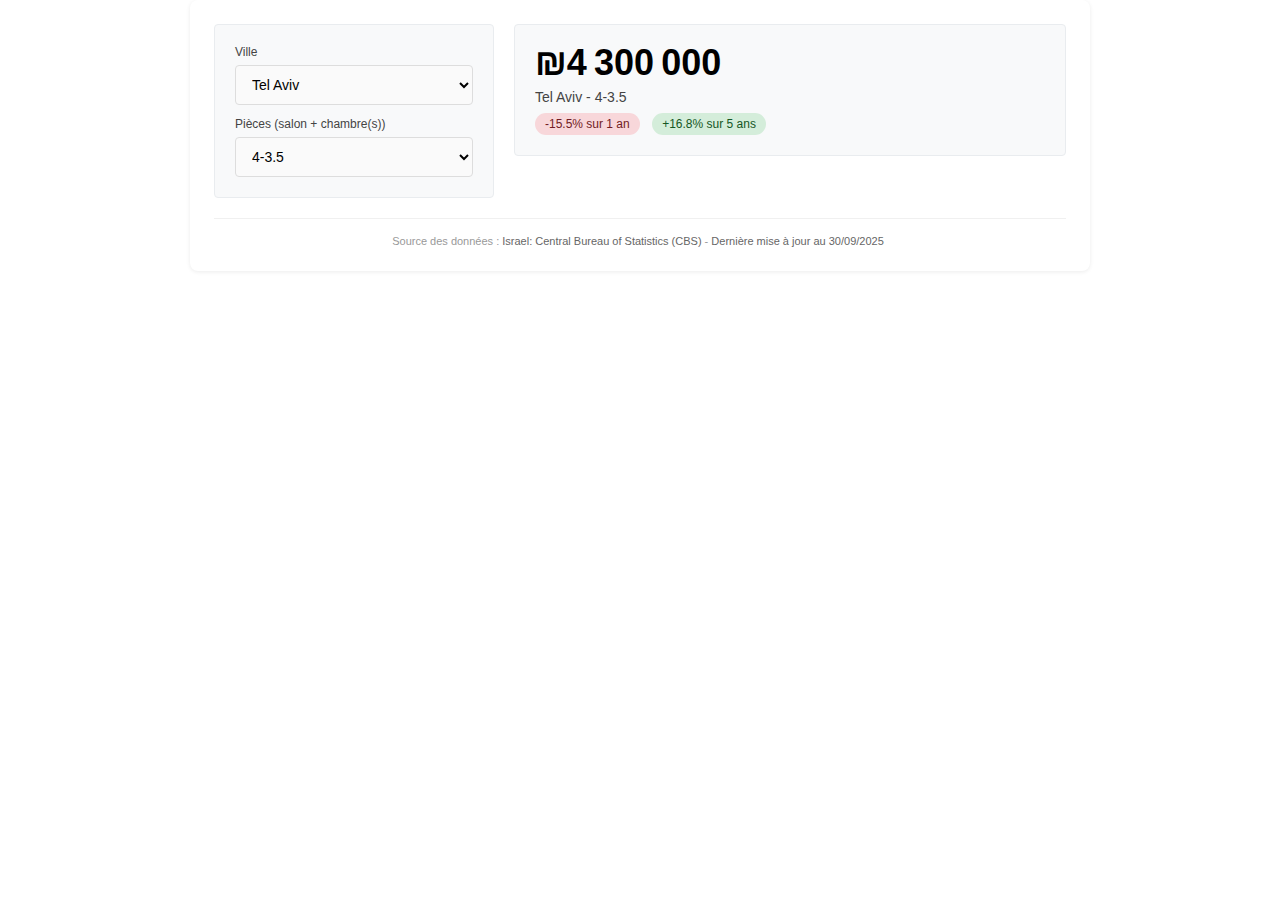
<file: housing_searchprice.html>
<!DOCTYPE html>
<html lang="fr">
<head>
    <meta charset="UTF-8">
    <meta name="viewport" content="width=device-width, initial-scale=1.0">
    <title>Prix Immobilier</title>
    <style>
        * {
            margin: 0;
            padding: 0;
            box-sizing: border-box;
        }

        body {
            font-family: Helvetica, Arial, sans-serif;
            background-color: transparent;
            padding: 0;
        }

        .widget-container {
            max-width: 900px;
            margin: 0 auto;
            background: white;
            border-radius: 8px;
            box-shadow: 0 1px 4px rgba(0, 0, 0, 0.08);
            padding: 24px;
        }

        .widget-header {
            text-align: center;
            margin-bottom: 24px;
            padding-bottom: 16px;
            border-bottom: 1px solid #f0f0f0;
        }

        .widget-header h2 {
            color: #000;
            font-size: 22px;
            margin-bottom: 4px;
            font-weight: 600;
            letter-spacing: -0.5px;
        }

        .widget-header p {
            color: #666;
            font-size: 13px;
            font-weight: 400;
        }

        .widget-content {
            display: flex;
            gap: 20px;
            align-items: flex-start;
        }

        .search-section {
            flex: 0 0 280px;
            display: flex;
            flex-direction: column;
            gap: 12px;
        }

        .search-inputs {
            background: #f8f9fa;
            border: 1px solid #e9ecef;
            border-radius: 4px;
            padding: 20px;
            display: flex;
            flex-direction: column;
            gap: 12px;
        }

        .result-section {
            flex: 1;
            min-width: 0;
        }

        .input-group {
            display: flex;
            flex-direction: column;
        }

        .input-group label {
            color: #444;
            font-size: 12px;
            font-weight: 500;
            margin-bottom: 6px;
        }

        .select-input {
            padding: 10px 12px;
            border: 1px solid #ddd;
            border-radius: 4px;
            font-size: 14px;
            font-family: Helvetica, Arial, sans-serif;
            background-color: #fafafa;
            cursor: pointer;
            transition: all 0.2s ease;
        }

        .select-input:hover {
            background-color: #f5f5f5;
            border-color: #ccc;
        }

        .select-input:focus {
            outline: none;
            border-color: #999;
            background-color: white;
        }

        .result-card {
            background: #f8f9fa;
            border: 1px solid #e9ecef;
            border-radius: 4px;
            padding: 20px;
            display: none;
            min-height: auto;
        }

        .result-card.show {
            display: block;
        }

        .result-label {
            font-size: 11px;
            color: #666;
            text-transform: uppercase;
            letter-spacing: 0.5px;
            margin-bottom: 8px;
        }

        .result-price {
            font-size: 36px;
            font-weight: 700;
            color: #000;
            margin-bottom: 8px;
            line-height: 1;
        }

        .result-location {
            font-size: 14px;
            color: #444;
            margin-bottom: 8px;
        }

        .result-change {
            display: inline-block;
            padding: 4px 10px;
            border-radius: 12px;
            font-size: 12px;
            font-weight: 500;
            color: #495057;
            margin-right: 8px;
        }

        .result-change.positive {
            background: #d4edda;
            color: #155724;
        }

        .result-change.negative {
            background: #f8d7da;
            color: #721c24;
        }

        .result-change-5y {
            display: inline-block;
            padding: 4px 10px;
            border-radius: 12px;
            font-size: 12px;
            font-weight: 500;
            color: #495057;
        }

        .result-change-5y.positive {
            background: #d4edda;
            color: #155724;
        }

        .result-change-5y.negative {
            background: #f8d7da;
            color: #721c24;
        }

        .no-data {
            text-align: center;
            padding: 20px;
            color: #666;
            background: #fff3cd;
            border-radius: 4px;
            border: 1px solid #ffeaa7;
            display: none;
            font-size: 13px;
        }

        .no-data.show {
            display: block;
        }

        .data-source {
            margin-top: 20px;
            padding-top: 16px;
            border-top: 1px solid #f0f0f0;
            text-align: center;
            font-size: 11px;
            color: #999;
        }

        .data-source a {
            color: #666;
            text-decoration: none;
            transition: color 0.2s ease;
        }

        .data-source a:hover {
            color: #116DFF;
            text-decoration: underline;
        }

        .data-source #resultPeriod {
            color: #666;
            margin-right: 4px;
        }

        @media (max-width: 768px) {
            .widget-content {
                flex-direction: column;
            }

            .search-section {
                flex: 1;
                width: 100%;
            }

            .result-section {
                width: 100%;
            }

            .widget-container {
                padding: 16px;
            }
        }
    </style>
</head>
<body>
    <div class="widget-container">
        <div class="widget-content">
            <div class="search-section">
                <div class="search-inputs">
                    <div class="input-group">
                        <label for="citySelect">Ville</label>
                        <select id="citySelect" class="select-input">
                            <option value="">Sélectionner...</option>
                        </select>
                    </div>

                    <div class="input-group">
                        <label for="roomSelect">Pièces (salon + chambre(s))</label>
                        <select id="roomSelect" class="select-input">
                            <option value="">Sélectionner...</option>
                        </select>
                    </div>
                </div>
            </div>

            <div class="result-section">
                <div class="result-card" id="resultCard">
                    <div class="result-price" id="resultPrice">₪4,020,000</div>
                    <div class="result-location" id="resultLocation">Tel Aviv - 4-3.5</div>
                    <div class="result-change" id="resultChange">+5.8% sur 1 an</div>
                    <div class="result-change-5y" id="resultChange5y">+28.4% sur 5 ans</div>
                </div>

                <div class="no-data" id="noData">
                    <p>Aucune donnée disponible pour cette combinaison</p>
                </div>
            </div>
        </div>

        <div class="data-source">
            Source des données : <a href="https://www.gov.il/en/departments/central_bureau_of_statistics/govil-landing-page" target="_blank" rel="noopener noreferrer">Israel: Central Bureau of Statistics (CBS)</a> - <span id="resultPeriod">Dernière mise à jour au 30/09/2025</span>
        </div>
    </div>

    <script>
        // Embedded housing data - Latest quarter, year ago, and 5 years ago for comparison
        const housingData = [{"Area":"Israel","Rooms":"All","Year":2020,"Quarter":"3Q","Average Price":1.57,"Quarter_ts":"2020-07-01","Is_District":false},{"Area":"Israel","Rooms":"1-2","Year":2020,"Quarter":"3Q","Average Price":1.05,"Quarter_ts":"2020-07-01","Is_District":false},{"Area":"Israel","Rooms":"3-2.5","Year":2020,"Quarter":"3Q","Average Price":1.19,"Quarter_ts":"2020-07-01","Is_District":false},{"Area":"Israel","Rooms":"4-3.5","Year":2020,"Quarter":"3Q","Average Price":1.55,"Quarter_ts":"2020-07-01","Is_District":false},{"Area":"Israel","Rooms":"5-4.5","Year":2020,"Quarter":"3Q","Average Price":1.93,"Quarter_ts":"2020-07-01","Is_District":false},{"Area":"Israel","Rooms":"6-5.5","Year":2020,"Quarter":"3Q","Average Price":2.46,"Quarter_ts":"2020-07-01","Is_District":false},{"Area":"Jerusalem District","Rooms":"All","Year":2020,"Quarter":"3Q","Average Price":1.81,"Quarter_ts":"2020-07-01","Is_District":true},{"Area":"Jerusalem District","Rooms":"1-2","Year":2020,"Quarter":"3Q","Average Price":1.43,"Quarter_ts":"2020-07-01","Is_District":true},{"Area":"Jerusalem District","Rooms":"3-2.5","Year":2020,"Quarter":"3Q","Average Price":1.44,"Quarter_ts":"2020-07-01","Is_District":true},{"Area":"Jerusalem District","Rooms":"4-3.5","Year":2020,"Quarter":"3Q","Average Price":1.94,"Quarter_ts":"2020-07-01","Is_District":true},{"Area":"Jerusalem District","Rooms":"5-4.5","Year":2020,"Quarter":"3Q","Average Price":2.26,"Quarter_ts":"2020-07-01","Is_District":true},{"Area":"Jerusalem District","Rooms":"6-5.5","Year":2020,"Quarter":"3Q","Average Price":2.48,"Quarter_ts":"2020-07-01","Is_District":true},{"Area":"North District","Rooms":"All","Year":2020,"Quarter":"3Q","Average Price":0.95,"Quarter_ts":"2020-07-01","Is_District":true},{"Area":"North District","Rooms":"1-2","Year":2020,"Quarter":"3Q","Average Price":0.44,"Quarter_ts":"2020-07-01","Is_District":true},{"Area":"North District","Rooms":"3-2.5","Year":2020,"Quarter":"3Q","Average Price":0.66,"Quarter_ts":"2020-07-01","Is_District":true},{"Area":"North District","Rooms":"4-3.5","Year":2020,"Quarter":"3Q","Average Price":0.95,"Quarter_ts":"2020-07-01","Is_District":true},{"Area":"North District","Rooms":"5-4.5","Year":2020,"Quarter":"3Q","Average Price":1.23,"Quarter_ts":"2020-07-01","Is_District":true},{"Area":"North District","Rooms":"6-5.5","Year":2020,"Quarter":"3Q","Average Price":1.7,"Quarter_ts":"2020-07-01","Is_District":true},{"Area":"Center District","Rooms":"All","Year":2020,"Quarter":"3Q","Average Price":1.83,"Quarter_ts":"2020-07-01","Is_District":true},{"Area":"Center District","Rooms":"1-2","Year":2020,"Quarter":"3Q","Average Price":1.01,"Quarter_ts":"2020-07-01","Is_District":true},{"Area":"Center District","Rooms":"3-2.5","Year":2020,"Quarter":"3Q","Average Price":1.24,"Quarter_ts":"2020-07-01","Is_District":true},{"Area":"Center District","Rooms":"4-3.5","Year":2020,"Quarter":"3Q","Average Price":1.77,"Quarter_ts":"2020-07-01","Is_District":true},{"Area":"Center District","Rooms":"5-4.5","Year":2020,"Quarter":"3Q","Average Price":2.16,"Quarter_ts":"2020-07-01","Is_District":true},{"Area":"Center District","Rooms":"6-5.5","Year":2020,"Quarter":"3Q","Average Price":2.71,"Quarter_ts":"2020-07-01","Is_District":true},{"Area":"South District","Rooms":"All","Year":2020,"Quarter":"3Q","Average Price":1.16,"Quarter_ts":"2020-07-01","Is_District":true},{"Area":"South District","Rooms":"1-2","Year":2020,"Quarter":"3Q","Average Price":0.68,"Quarter_ts":"2020-07-01","Is_District":true},{"Area":"South District","Rooms":"3-2.5","Year":2020,"Quarter":"3Q","Average Price":0.85,"Quarter_ts":"2020-07-01","Is_District":true},{"Area":"South District","Rooms":"4-3.5","Year":2020,"Quarter":"3Q","Average Price":1.17,"Quarter_ts":"2020-07-01","Is_District":true},{"Area":"South District","Rooms":"5-4.5","Year":2020,"Quarter":"3Q","Average Price":1.5,"Quarter_ts":"2020-07-01","Is_District":true},{"Area":"South District","Rooms":"6-5.5","Year":2020,"Quarter":"3Q","Average Price":1.83,"Quarter_ts":"2020-07-01","Is_District":true},{"Area":"Ashdod","Rooms":"All","Year":2020,"Quarter":"3Q","Average Price":1.64,"Quarter_ts":"2020-07-01","Is_District":false},{"Area":"Ashdod","Rooms":"1-2","Year":2020,"Quarter":"3Q","Average Price":0.98,"Quarter_ts":"2020-07-01","Is_District":false},{"Area":"Ashdod","Rooms":"3-2.5","Year":2020,"Quarter":"3Q","Average Price":1.25,"Quarter_ts":"2020-07-01","Is_District":false},{"Area":"Ashdod","Rooms":"4-3.5","Year":2020,"Quarter":"3Q","Average Price":1.67,"Quarter_ts":"2020-07-01","Is_District":false},{"Area":"Ashdod","Rooms":"5-4.5","Year":2020,"Quarter":"3Q","Average Price":2.1,"Quarter_ts":"2020-07-01","Is_District":false},{"Area":"Ashdod","Rooms":"6-5.5","Year":2020,"Quarter":"3Q","Average Price":2.36,"Quarter_ts":"2020-07-01","Is_District":false},{"Area":"Ashkelon","Rooms":"All","Year":2020,"Quarter":"3Q","Average Price":1.16,"Quarter_ts":"2020-07-01","Is_District":false},{"Area":"Ashkelon","Rooms":"1-2","Year":2020,"Quarter":"3Q","Average Price":0.67,"Quarter_ts":"2020-07-01","Is_District":false},{"Area":"Ashkelon","Rooms":"3-2.5","Year":2020,"Quarter":"3Q","Average Price":0.86,"Quarter_ts":"2020-07-01","Is_District":false},{"Area":"Ashkelon","Rooms":"4-3.5","Year":2020,"Quarter":"3Q","Average Price":1.15,"Quarter_ts":"2020-07-01","Is_District":false},{"Area":"Ashkelon","Rooms":"5-4.5","Year":2020,"Quarter":"3Q","Average Price":1.52,"Quarter_ts":"2020-07-01","Is_District":false},{"Area":"Ashkelon","Rooms":"6-5.5","Year":2020,"Quarter":"3Q","Average Price":2.11,"Quarter_ts":"2020-07-01","Is_District":false},{"Area":"Beer Sheva","Rooms":"All","Year":2020,"Quarter":"3Q","Average Price":1.05,"Quarter_ts":"2020-07-01","Is_District":false},{"Area":"Beer Sheva","Rooms":"1-2","Year":2020,"Quarter":"3Q","Average Price":0.53,"Quarter_ts":"2020-07-01","Is_District":false},{"Area":"Beer Sheva","Rooms":"3-2.5","Year":2020,"Quarter":"3Q","Average Price":0.77,"Quarter_ts":"2020-07-01","Is_District":false},{"Area":"Beer Sheva","Rooms":"4-3.5","Year":2020,"Quarter":"3Q","Average Price":1.09,"Quarter_ts":"2020-07-01","Is_District":false},{"Area":"Beer Sheva","Rooms":"5-4.5","Year":2020,"Quarter":"3Q","Average Price":1.4,"Quarter_ts":"2020-07-01","Is_District":false},{"Area":"Beer Sheva","Rooms":"6-5.5","Year":2020,"Quarter":"3Q","Average Price":1.68,"Quarter_ts":"2020-07-01","Is_District":false},{"Area":"Beit Shemesh","Rooms":"All","Year":2020,"Quarter":"3Q","Average Price":1.38,"Quarter_ts":"2020-07-01","Is_District":false},{"Area":"Beit Shemesh","Rooms":"3-2.5","Year":2020,"Quarter":"3Q","Average Price":1.12,"Quarter_ts":"2020-07-01","Is_District":false},{"Area":"Beit Shemesh","Rooms":"4-3.5","Year":2020,"Quarter":"3Q","Average Price":1.39,"Quarter_ts":"2020-07-01","Is_District":false},{"Area":"Beit Shemesh","Rooms":"5-4.5","Year":2020,"Quarter":"3Q","Average Price":1.73,"Quarter_ts":"2020-07-01","Is_District":false},{"Area":"Beit Shemesh","Rooms":"6-5.5","Year":2020,"Quarter":"3Q","Average Price":1.82,"Quarter_ts":"2020-07-01","Is_District":false},{"Area":"Bnei Brak","Rooms":"All","Year":2020,"Quarter":"3Q","Average Price":1.64,"Quarter_ts":"2020-07-01","Is_District":false},{"Area":"Bnei Brak","Rooms":"1-2","Year":2020,"Quarter":"3Q","Average Price":1.31,"Quarter_ts":"2020-07-01","Is_District":false},{"Area":"Bnei Brak","Rooms":"3-2.5","Year":2020,"Quarter":"3Q","Average Price":1.48,"Quarter_ts":"2020-07-01","Is_District":false},{"Area":"Bnei Brak","Rooms":"4-3.5","Year":2020,"Quarter":"3Q","Average Price":1.95,"Quarter_ts":"2020-07-01","Is_District":false},{"Area":"Bnei Brak","Rooms":"5-4.5","Year":2020,"Quarter":"3Q","Average Price":2.21,"Quarter_ts":"2020-07-01","Is_District":false},{"Area":"Bat Yam","Rooms":"All","Year":2020,"Quarter":"3Q","Average Price":1.6,"Quarter_ts":"2020-07-01","Is_District":false},{"Area":"Bat Yam","Rooms":"1-2","Year":2020,"Quarter":"3Q","Average Price":1.13,"Quarter_ts":"2020-07-01","Is_District":false},{"Area":"Bat Yam","Rooms":"3-2.5","Year":2020,"Quarter":"3Q","Average Price":1.38,"Quarter_ts":"2020-07-01","Is_District":false},{"Area":"Bat Yam","Rooms":"4-3.5","Year":2020,"Quarter":"3Q","Average Price":1.9,"Quarter_ts":"2020-07-01","Is_District":false},{"Area":"Bat Yam","Rooms":"5-4.5","Year":2020,"Quarter":"3Q","Average Price":2.75,"Quarter_ts":"2020-07-01","Is_District":false},{"Area":"Holon","Rooms":"All","Year":2020,"Quarter":"3Q","Average Price":1.75,"Quarter_ts":"2020-07-01","Is_District":false},{"Area":"Holon","Rooms":"1-2","Year":2020,"Quarter":"3Q","Average Price":1.07,"Quarter_ts":"2020-07-01","Is_District":false},{"Area":"Holon","Rooms":"3-2.5","Year":2020,"Quarter":"3Q","Average Price":1.35,"Quarter_ts":"2020-07-01","Is_District":false},{"Area":"Holon","Rooms":"4-3.5","Year":2020,"Quarter":"3Q","Average Price":1.82,"Quarter_ts":"2020-07-01","Is_District":false},{"Area":"Holon","Rooms":"5-4.5","Year":2020,"Quarter":"3Q","Average Price":2.5,"Quarter_ts":"2020-07-01","Is_District":false},{"Area":"Holon","Rooms":"6-5.5","Year":2020,"Quarter":"3Q","Average Price":3.17,"Quarter_ts":"2020-07-01","Is_District":false},{"Area":"Haifa","Rooms":"All","Year":2020,"Quarter":"3Q","Average Price":1.22,"Quarter_ts":"2020-07-01","Is_District":false},{"Area":"Haifa","Rooms":"1-2","Year":2020,"Quarter":"3Q","Average Price":0.7,"Quarter_ts":"2020-07-01","Is_District":false},{"Area":"Haifa","Rooms":"3-2.5","Year":2020,"Quarter":"3Q","Average Price":0.92,"Quarter_ts":"2020-07-01","Is_District":false},{"Area":"Haifa","Rooms":"4-3.5","Year":2020,"Quarter":"3Q","Average Price":1.37,"Quarter_ts":"2020-07-01","Is_District":false},{"Area":"Haifa","Rooms":"5-4.5","Year":2020,"Quarter":"3Q","Average Price":2.0,"Quarter_ts":"2020-07-01","Is_District":false},{"Area":"Haifa","Rooms":"6-5.5","Year":2020,"Quarter":"3Q","Average Price":2.39,"Quarter_ts":"2020-07-01","Is_District":false},{"Area":"Jerusalem","Rooms":"All","Year":2020,"Quarter":"3Q","Average Price":2.1,"Quarter_ts":"2020-07-01","Is_District":false},{"Area":"Jerusalem","Rooms":"1-2","Year":2020,"Quarter":"3Q","Average Price":1.44,"Quarter_ts":"2020-07-01","Is_District":false},{"Area":"Jerusalem","Rooms":"3-2.5","Year":2020,"Quarter":"3Q","Average Price":1.75,"Quarter_ts":"2020-07-01","Is_District":false},{"Area":"Jerusalem","Rooms":"4-3.5","Year":2020,"Quarter":"3Q","Average Price":2.2,"Quarter_ts":"2020-07-01","Is_District":false},{"Area":"Jerusalem","Rooms":"5-4.5","Year":2020,"Quarter":"3Q","Average Price":2.78,"Quarter_ts":"2020-07-01","Is_District":false},{"Area":"Jerusalem","Rooms":"6-5.5","Year":2020,"Quarter":"3Q","Average Price":3.4,"Quarter_ts":"2020-07-01","Is_District":false},{"Area":"Kfar Saba","Rooms":"All","Year":2020,"Quarter":"3Q","Average Price":2.16,"Quarter_ts":"2020-07-01","Is_District":false},{"Area":"Kfar Saba","Rooms":"3-2.5","Year":2020,"Quarter":"3Q","Average Price":1.59,"Quarter_ts":"2020-07-01","Is_District":false},{"Area":"Kfar Saba","Rooms":"4-3.5","Year":2020,"Quarter":"3Q","Average Price":2.05,"Quarter_ts":"2020-07-01","Is_District":false},{"Area":"Kfar Saba","Rooms":"5-4.5","Year":2020,"Quarter":"3Q","Average Price":2.65,"Quarter_ts":"2020-07-01","Is_District":false},{"Area":"Kfar Saba","Rooms":"6-5.5","Year":2020,"Quarter":"3Q","Average Price":3.06,"Quarter_ts":"2020-07-01","Is_District":false},{"Area":"Netanya","Rooms":"All","Year":2020,"Quarter":"3Q","Average Price":1.72,"Quarter_ts":"2020-07-01","Is_District":false},{"Area":"Netanya","Rooms":"1-2","Year":2020,"Quarter":"3Q","Average Price":0.99,"Quarter_ts":"2020-07-01","Is_District":false},{"Area":"Netanya","Rooms":"3-2.5","Year":2020,"Quarter":"3Q","Average Price":1.16,"Quarter_ts":"2020-07-01","Is_District":false},{"Area":"Netanya","Rooms":"4-3.5","Year":2020,"Quarter":"3Q","Average Price":1.7,"Quarter_ts":"2020-07-01","Is_District":false},{"Area":"Netanya","Rooms":"5-4.5","Year":2020,"Quarter":"3Q","Average Price":2.1,"Quarter_ts":"2020-07-01","Is_District":false},{"Area":"Netanya","Rooms":"6-5.5","Year":2020,"Quarter":"3Q","Average Price":2.05,"Quarter_ts":"2020-07-01","Is_District":false},{"Area":"Petah Tiqwa","Rooms":"All","Year":2020,"Quarter":"3Q","Average Price":1.77,"Quarter_ts":"2020-07-01","Is_District":false},{"Area":"Petah Tiqwa","Rooms":"1-2","Year":2020,"Quarter":"3Q","Average Price":1.01,"Quarter_ts":"2020-07-01","Is_District":false},{"Area":"Petah Tiqwa","Rooms":"3-2.5","Year":2020,"Quarter":"3Q","Average Price":1.37,"Quarter_ts":"2020-07-01","Is_District":false},{"Area":"Petah Tiqwa","Rooms":"4-3.5","Year":2020,"Quarter":"3Q","Average Price":1.71,"Quarter_ts":"2020-07-01","Is_District":false},{"Area":"Petah Tiqwa","Rooms":"5-4.5","Year":2020,"Quarter":"3Q","Average Price":2.19,"Quarter_ts":"2020-07-01","Is_District":false},{"Area":"Petah Tiqwa","Rooms":"6-5.5","Year":2020,"Quarter":"3Q","Average Price":2.81,"Quarter_ts":"2020-07-01","Is_District":false},{"Area":"Rishon Lezion","Rooms":"All","Year":2020,"Quarter":"3Q","Average Price":1.87,"Quarter_ts":"2020-07-01","Is_District":false},{"Area":"Rishon Lezion","Rooms":"1-2","Year":2020,"Quarter":"3Q","Average Price":1.1,"Quarter_ts":"2020-07-01","Is_District":false},{"Area":"Rishon Lezion","Rooms":"3-2.5","Year":2020,"Quarter":"3Q","Average Price":1.37,"Quarter_ts":"2020-07-01","Is_District":false},{"Area":"Rishon Lezion","Rooms":"4-3.5","Year":2020,"Quarter":"3Q","Average Price":1.83,"Quarter_ts":"2020-07-01","Is_District":false},{"Area":"Rishon Lezion","Rooms":"5-4.5","Year":2020,"Quarter":"3Q","Average Price":2.31,"Quarter_ts":"2020-07-01","Is_District":false},{"Area":"Rishon Lezion","Rooms":"6-5.5","Year":2020,"Quarter":"3Q","Average Price":2.41,"Quarter_ts":"2020-07-01","Is_District":false},{"Area":"Rehovot","Rooms":"All","Year":2020,"Quarter":"3Q","Average Price":1.88,"Quarter_ts":"2020-07-01","Is_District":false},{"Area":"Rehovot","Rooms":"1-2","Year":2020,"Quarter":"3Q","Average Price":1.06,"Quarter_ts":"2020-07-01","Is_District":false},{"Area":"Rehovot","Rooms":"3-2.5","Year":2020,"Quarter":"3Q","Average Price":1.42,"Quarter_ts":"2020-07-01","Is_District":false},{"Area":"Rehovot","Rooms":"4-3.5","Year":2020,"Quarter":"3Q","Average Price":1.76,"Quarter_ts":"2020-07-01","Is_District":false},{"Area":"Rehovot","Rooms":"5-4.5","Year":2020,"Quarter":"3Q","Average Price":2.18,"Quarter_ts":"2020-07-01","Is_District":false},{"Area":"Rehovot","Rooms":"6-5.5","Year":2020,"Quarter":"3Q","Average Price":3.05,"Quarter_ts":"2020-07-01","Is_District":false},{"Area":"Ramat Gan","Rooms":"All","Year":2020,"Quarter":"3Q","Average Price":2.12,"Quarter_ts":"2020-07-01","Is_District":false},{"Area":"Ramat Gan","Rooms":"1-2","Year":2020,"Quarter":"3Q","Average Price":1.21,"Quarter_ts":"2020-07-01","Is_District":false},{"Area":"Ramat Gan","Rooms":"3-2.5","Year":2020,"Quarter":"3Q","Average Price":1.8,"Quarter_ts":"2020-07-01","Is_District":false},{"Area":"Ramat Gan","Rooms":"4-3.5","Year":2020,"Quarter":"3Q","Average Price":2.34,"Quarter_ts":"2020-07-01","Is_District":false},{"Area":"Ramat Gan","Rooms":"5-4.5","Year":2020,"Quarter":"3Q","Average Price":2.87,"Quarter_ts":"2020-07-01","Is_District":false},{"Area":"Ramat Gan","Rooms":"6-5.5","Year":2020,"Quarter":"3Q","Average Price":3.56,"Quarter_ts":"2020-07-01","Is_District":false},{"Area":"Tel Aviv","Rooms":"All","Year":2020,"Quarter":"3Q","Average Price":3.2,"Quarter_ts":"2020-07-01","Is_District":false},{"Area":"Tel Aviv","Rooms":"1-2","Year":2020,"Quarter":"3Q","Average Price":2.14,"Quarter_ts":"2020-07-01","Is_District":false},{"Area":"Tel Aviv","Rooms":"3-2.5","Year":2020,"Quarter":"3Q","Average Price":2.63,"Quarter_ts":"2020-07-01","Is_District":false},{"Area":"Tel Aviv","Rooms":"4-3.5","Year":2020,"Quarter":"3Q","Average Price":3.68,"Quarter_ts":"2020-07-01","Is_District":false},{"Area":"Tel Aviv","Rooms":"5-4.5","Year":2020,"Quarter":"3Q","Average Price":4.98,"Quarter_ts":"2020-07-01","Is_District":false},{"Area":"Tel Aviv","Rooms":"6-5.5","Year":2020,"Quarter":"3Q","Average Price":7.0,"Quarter_ts":"2020-07-01","Is_District":false},{"Area":"Israel","Rooms":"All","Year":2024,"Quarter":"3Q","Average Price":2.27,"Quarter_ts":"2024-07-01","Is_District":false},{"Area":"Israel","Rooms":"1-2","Year":2024,"Quarter":"3Q","Average Price":1.49,"Quarter_ts":"2024-07-01","Is_District":false},{"Area":"Israel","Rooms":"3-2.5","Year":2024,"Quarter":"3Q","Average Price":1.76,"Quarter_ts":"2024-07-01","Is_District":false},{"Area":"Israel","Rooms":"4-3.5","Year":2024,"Quarter":"3Q","Average Price":2.25,"Quarter_ts":"2024-07-01","Is_District":false},{"Area":"Israel","Rooms":"5-4.5","Year":2024,"Quarter":"3Q","Average Price":2.93,"Quarter_ts":"2024-07-01","Is_District":false},{"Area":"Israel","Rooms":"6-5.5","Year":2024,"Quarter":"3Q","Average Price":3.51,"Quarter_ts":"2024-07-01","Is_District":false},{"Area":"Jerusalem District","Rooms":"All","Year":2024,"Quarter":"3Q","Average Price":2.68,"Quarter_ts":"2024-07-01","Is_District":true},{"Area":"Jerusalem District","Rooms":"1-2","Year":2024,"Quarter":"3Q","Average Price":1.81,"Quarter_ts":"2024-07-01","Is_District":true},{"Area":"Jerusalem District","Rooms":"3-2.5","Year":2024,"Quarter":"3Q","Average Price":2.24,"Quarter_ts":"2024-07-01","Is_District":true},{"Area":"Jerusalem District","Rooms":"4-3.5","Year":2024,"Quarter":"3Q","Average Price":2.76,"Quarter_ts":"2024-07-01","Is_District":true},{"Area":"Jerusalem District","Rooms":"5-4.5","Year":2024,"Quarter":"3Q","Average Price":3.7,"Quarter_ts":"2024-07-01","Is_District":true},{"Area":"Jerusalem District","Rooms":"6-5.5","Year":2024,"Quarter":"3Q","Average Price":4.09,"Quarter_ts":"2024-07-01","Is_District":true},{"Area":"North District","Rooms":"All","Year":2024,"Quarter":"3Q","Average Price":1.43,"Quarter_ts":"2024-07-01","Is_District":true},{"Area":"North District","Rooms":"1-2","Year":2024,"Quarter":"3Q","Average Price":0.72,"Quarter_ts":"2024-07-01","Is_District":true},{"Area":"North District","Rooms":"3-2.5","Year":2024,"Quarter":"3Q","Average Price":0.97,"Quarter_ts":"2024-07-01","Is_District":true},{"Area":"North District","Rooms":"4-3.5","Year":2024,"Quarter":"3Q","Average Price":1.43,"Quarter_ts":"2024-07-01","Is_District":true},{"Area":"North District","Rooms":"5-4.5","Year":2024,"Quarter":"3Q","Average Price":1.9,"Quarter_ts":"2024-07-01","Is_District":true},{"Area":"North District","Rooms":"6-5.5","Year":2024,"Quarter":"3Q","Average Price":2.36,"Quarter_ts":"2024-07-01","Is_District":true},{"Area":"Center District","Rooms":"All","Year":2024,"Quarter":"3Q","Average Price":2.72,"Quarter_ts":"2024-07-01","Is_District":true},{"Area":"Center District","Rooms":"1-2","Year":2024,"Quarter":"3Q","Average Price":1.49,"Quarter_ts":"2024-07-01","Is_District":true},{"Area":"Center District","Rooms":"3-2.5","Year":2024,"Quarter":"3Q","Average Price":1.99,"Quarter_ts":"2024-07-01","Is_District":true},{"Area":"Center District","Rooms":"4-3.5","Year":2024,"Quarter":"3Q","Average Price":2.56,"Quarter_ts":"2024-07-01","Is_District":true},{"Area":"Center District","Rooms":"5-4.5","Year":2024,"Quarter":"3Q","Average Price":3.32,"Quarter_ts":"2024-07-01","Is_District":true},{"Area":"Center District","Rooms":"6-5.5","Year":2024,"Quarter":"3Q","Average Price":4.23,"Quarter_ts":"2024-07-01","Is_District":true},{"Area":"South District","Rooms":"All","Year":2024,"Quarter":"3Q","Average Price":1.54,"Quarter_ts":"2024-07-01","Is_District":true},{"Area":"South District","Rooms":"1-2","Year":2024,"Quarter":"3Q","Average Price":0.91,"Quarter_ts":"2024-07-01","Is_District":true},{"Area":"South District","Rooms":"3-2.5","Year":2024,"Quarter":"3Q","Average Price":1.16,"Quarter_ts":"2024-07-01","Is_District":true},{"Area":"South District","Rooms":"4-3.5","Year":2024,"Quarter":"3Q","Average Price":1.55,"Quarter_ts":"2024-07-01","Is_District":true},{"Area":"South District","Rooms":"5-4.5","Year":2024,"Quarter":"3Q","Average Price":2.04,"Quarter_ts":"2024-07-01","Is_District":true},{"Area":"South District","Rooms":"6-5.5","Year":2024,"Quarter":"3Q","Average Price":2.48,"Quarter_ts":"2024-07-01","Is_District":true},{"Area":"Ashdod","Rooms":"All","Year":2024,"Quarter":"3Q","Average Price":2.13,"Quarter_ts":"2024-07-01","Is_District":false},{"Area":"Ashdod","Rooms":"1-2","Year":2024,"Quarter":"3Q","Average Price":1.33,"Quarter_ts":"2024-07-01","Is_District":false},{"Area":"Ashdod","Rooms":"3-2.5","Year":2024,"Quarter":"3Q","Average Price":1.84,"Quarter_ts":"2024-07-01","Is_District":false},{"Area":"Ashdod","Rooms":"4-3.5","Year":2024,"Quarter":"3Q","Average Price":2.22,"Quarter_ts":"2024-07-01","Is_District":false},{"Area":"Ashdod","Rooms":"5-4.5","Year":2024,"Quarter":"3Q","Average Price":2.81,"Quarter_ts":"2024-07-01","Is_District":false},{"Area":"Ashkelon","Rooms":"All","Year":2024,"Quarter":"3Q","Average Price":1.69,"Quarter_ts":"2024-07-01","Is_District":false},{"Area":"Ashkelon","Rooms":"1-2","Year":2024,"Quarter":"3Q","Average Price":0.91,"Quarter_ts":"2024-07-01","Is_District":false},{"Area":"Ashkelon","Rooms":"3-2.5","Year":2024,"Quarter":"3Q","Average Price":1.28,"Quarter_ts":"2024-07-01","Is_District":false},{"Area":"Ashkelon","Rooms":"4-3.5","Year":2024,"Quarter":"3Q","Average Price":1.66,"Quarter_ts":"2024-07-01","Is_District":false},{"Area":"Ashkelon","Rooms":"5-4.5","Year":2024,"Quarter":"3Q","Average Price":2.25,"Quarter_ts":"2024-07-01","Is_District":false},{"Area":"Ashkelon","Rooms":"6-5.5","Year":2024,"Quarter":"3Q","Average Price":2.96,"Quarter_ts":"2024-07-01","Is_District":false},{"Area":"Beer Sheva","Rooms":"All","Year":2024,"Quarter":"3Q","Average Price":1.22,"Quarter_ts":"2024-07-01","Is_District":false},{"Area":"Beer Sheva","Rooms":"1-2","Year":2024,"Quarter":"3Q","Average Price":0.63,"Quarter_ts":"2024-07-01","Is_District":false},{"Area":"Beer Sheva","Rooms":"3-2.5","Year":2024,"Quarter":"3Q","Average Price":0.85,"Quarter_ts":"2024-07-01","Is_District":false},{"Area":"Beer Sheva","Rooms":"4-3.5","Year":2024,"Quarter":"3Q","Average Price":1.29,"Quarter_ts":"2024-07-01","Is_District":false},{"Area":"Beer Sheva","Rooms":"5-4.5","Year":2024,"Quarter":"3Q","Average Price":1.85,"Quarter_ts":"2024-07-01","Is_District":false},{"Area":"Beer Sheva","Rooms":"6-5.5","Year":2024,"Quarter":"3Q","Average Price":2.29,"Quarter_ts":"2024-07-01","Is_District":false},{"Area":"Beit Shemesh","Rooms":"All","Year":2024,"Quarter":"3Q","Average Price":2.29,"Quarter_ts":"2024-07-01","Is_District":false},{"Area":"Beit Shemesh","Rooms":"3-2.5","Year":2024,"Quarter":"3Q","Average Price":1.84,"Quarter_ts":"2024-07-01","Is_District":false},{"Area":"Beit Shemesh","Rooms":"4-3.5","Year":2024,"Quarter":"3Q","Average Price":2.25,"Quarter_ts":"2024-07-01","Is_District":false},{"Area":"Beit Shemesh","Rooms":"5-4.5","Year":2024,"Quarter":"3Q","Average Price":2.93,"Quarter_ts":"2024-07-01","Is_District":false},{"Area":"Beit Shemesh","Rooms":"6-5.5","Year":2024,"Quarter":"3Q","Average Price":3.25,"Quarter_ts":"2024-07-01","Is_District":false},{"Area":"Bnei Brak","Rooms":"All","Year":2024,"Quarter":"3Q","Average Price":2.38,"Quarter_ts":"2024-07-01","Is_District":false},{"Area":"Bnei Brak","Rooms":"1-2","Year":2024,"Quarter":"3Q","Average Price":1.61,"Quarter_ts":"2024-07-01","Is_District":false},{"Area":"Bnei Brak","Rooms":"3-2.5","Year":2024,"Quarter":"3Q","Average Price":1.99,"Quarter_ts":"2024-07-01","Is_District":false},{"Area":"Bnei Brak","Rooms":"4-3.5","Year":2024,"Quarter":"3Q","Average Price":2.56,"Quarter_ts":"2024-07-01","Is_District":false},{"Area":"Bnei Brak","Rooms":"5-4.5","Year":2024,"Quarter":"3Q","Average Price":3.31,"Quarter_ts":"2024-07-01","Is_District":false},{"Area":"Bnei Brak","Rooms":"6-5.5","Year":2024,"Quarter":"3Q","Average Price":3.39,"Quarter_ts":"2024-07-01","Is_District":false},{"Area":"Bat Yam","Rooms":"All","Year":2024,"Quarter":"3Q","Average Price":2.37,"Quarter_ts":"2024-07-01","Is_District":false},{"Area":"Bat Yam","Rooms":"1-2","Year":2024,"Quarter":"3Q","Average Price":1.52,"Quarter_ts":"2024-07-01","Is_District":false},{"Area":"Bat Yam","Rooms":"3-2.5","Year":2024,"Quarter":"3Q","Average Price":2.03,"Quarter_ts":"2024-07-01","Is_District":false},{"Area":"Bat Yam","Rooms":"4-3.5","Year":2024,"Quarter":"3Q","Average Price":2.86,"Quarter_ts":"2024-07-01","Is_District":false},{"Area":"Bat Yam","Rooms":"5-4.5","Year":2024,"Quarter":"3Q","Average Price":3.68,"Quarter_ts":"2024-07-01","Is_District":false},{"Area":"Herzlliya","Rooms":"All","Year":2024,"Quarter":"3Q","Average Price":3.82,"Quarter_ts":"2024-07-01","Is_District":false},{"Area":"Herzlliya","Rooms":"1-2","Year":2024,"Quarter":"3Q","Average Price":2.48,"Quarter_ts":"2024-07-01","Is_District":false},{"Area":"Herzlliya","Rooms":"3-2.5","Year":2024,"Quarter":"3Q","Average Price":2.92,"Quarter_ts":"2024-07-01","Is_District":false},{"Area":"Herzlliya","Rooms":"4-3.5","Year":2024,"Quarter":"3Q","Average Price":3.48,"Quarter_ts":"2024-07-01","Is_District":false},{"Area":"Herzlliya","Rooms":"5-4.5","Year":2024,"Quarter":"3Q","Average Price":4.89,"Quarter_ts":"2024-07-01","Is_District":false},{"Area":"Herzlliya","Rooms":"6-5.5","Year":2024,"Quarter":"3Q","Average Price":6.51,"Quarter_ts":"2024-07-01","Is_District":false},{"Area":"Hadera","Rooms":"All","Year":2024,"Quarter":"3Q","Average Price":2.06,"Quarter_ts":"2024-07-01","Is_District":false},{"Area":"Hadera","Rooms":"1-2","Year":2024,"Quarter":"3Q","Average Price":1.28,"Quarter_ts":"2024-07-01","Is_District":false},{"Area":"Hadera","Rooms":"3-2.5","Year":2024,"Quarter":"3Q","Average Price":1.58,"Quarter_ts":"2024-07-01","Is_District":false},{"Area":"Hadera","Rooms":"4-3.5","Year":2024,"Quarter":"3Q","Average Price":2.08,"Quarter_ts":"2024-07-01","Is_District":false},{"Area":"Hadera","Rooms":"5-4.5","Year":2024,"Quarter":"3Q","Average Price":2.55,"Quarter_ts":"2024-07-01","Is_District":false},{"Area":"Hadera","Rooms":"6-5.5","Year":2024,"Quarter":"3Q","Average Price":3.02,"Quarter_ts":"2024-07-01","Is_District":false},{"Area":"Holon","Rooms":"All","Year":2024,"Quarter":"3Q","Average Price":2.29,"Quarter_ts":"2024-07-01","Is_District":false},{"Area":"Holon","Rooms":"1-2","Year":2024,"Quarter":"3Q","Average Price":1.48,"Quarter_ts":"2024-07-01","Is_District":false},{"Area":"Holon","Rooms":"3-2.5","Year":2024,"Quarter":"3Q","Average Price":1.87,"Quarter_ts":"2024-07-01","Is_District":false},{"Area":"Holon","Rooms":"4-3.5","Year":2024,"Quarter":"3Q","Average Price":2.39,"Quarter_ts":"2024-07-01","Is_District":false},{"Area":"Holon","Rooms":"5-4.5","Year":2024,"Quarter":"3Q","Average Price":3.07,"Quarter_ts":"2024-07-01","Is_District":false},{"Area":"Holon","Rooms":"6-5.5","Year":2024,"Quarter":"3Q","Average Price":4.63,"Quarter_ts":"2024-07-01","Is_District":false},{"Area":"Haifa","Rooms":"All","Year":2024,"Quarter":"3Q","Average Price":1.67,"Quarter_ts":"2024-07-01","Is_District":false},{"Area":"Haifa","Rooms":"1-2","Year":2024,"Quarter":"3Q","Average Price":0.82,"Quarter_ts":"2024-07-01","Is_District":false},{"Area":"Haifa","Rooms":"3-2.5","Year":2024,"Quarter":"3Q","Average Price":1.24,"Quarter_ts":"2024-07-01","Is_District":false},{"Area":"Haifa","Rooms":"4-3.5","Year":2024,"Quarter":"3Q","Average Price":1.85,"Quarter_ts":"2024-07-01","Is_District":false},{"Area":"Haifa","Rooms":"5-4.5","Year":2024,"Quarter":"3Q","Average Price":2.78,"Quarter_ts":"2024-07-01","Is_District":false},{"Area":"Haifa","Rooms":"6-5.5","Year":2024,"Quarter":"3Q","Average Price":3.42,"Quarter_ts":"2024-07-01","Is_District":false},{"Area":"Jerusalem","Rooms":"All","Year":2024,"Quarter":"3Q","Average Price":2.84,"Quarter_ts":"2024-07-01","Is_District":false},{"Area":"Jerusalem","Rooms":"1-2","Year":2024,"Quarter":"3Q","Average Price":1.81,"Quarter_ts":"2024-07-01","Is_District":false},{"Area":"Jerusalem","Rooms":"3-2.5","Year":2024,"Quarter":"3Q","Average Price":2.38,"Quarter_ts":"2024-07-01","Is_District":false},{"Area":"Jerusalem","Rooms":"4-3.5","Year":2024,"Quarter":"3Q","Average Price":3.09,"Quarter_ts":"2024-07-01","Is_District":false},{"Area":"Jerusalem","Rooms":"5-4.5","Year":2024,"Quarter":"3Q","Average Price":4.2,"Quarter_ts":"2024-07-01","Is_District":false},{"Area":"Jerusalem","Rooms":"6-5.5","Year":2024,"Quarter":"3Q","Average Price":4.87,"Quarter_ts":"2024-07-01","Is_District":false},{"Area":"Kfar Saba","Rooms":"All","Year":2024,"Quarter":"3Q","Average Price":3.06,"Quarter_ts":"2024-07-01","Is_District":false},{"Area":"Kfar Saba","Rooms":"3-2.5","Year":2024,"Quarter":"3Q","Average Price":2.24,"Quarter_ts":"2024-07-01","Is_District":false},{"Area":"Kfar Saba","Rooms":"4-3.5","Year":2024,"Quarter":"3Q","Average Price":2.99,"Quarter_ts":"2024-07-01","Is_District":false},{"Area":"Kfar Saba","Rooms":"5-4.5","Year":2024,"Quarter":"3Q","Average Price":3.71,"Quarter_ts":"2024-07-01","Is_District":false},{"Area":"Netanya","Rooms":"All","Year":2024,"Quarter":"3Q","Average Price":2.69,"Quarter_ts":"2024-07-01","Is_District":false},{"Area":"Netanya","Rooms":"1-2","Year":2024,"Quarter":"3Q","Average Price":1.33,"Quarter_ts":"2024-07-01","Is_District":false},{"Area":"Netanya","Rooms":"3-2.5","Year":2024,"Quarter":"3Q","Average Price":1.87,"Quarter_ts":"2024-07-01","Is_District":false},{"Area":"Netanya","Rooms":"4-3.5","Year":2024,"Quarter":"3Q","Average Price":2.63,"Quarter_ts":"2024-07-01","Is_District":false},{"Area":"Netanya","Rooms":"5-4.5","Year":2024,"Quarter":"3Q","Average Price":3.44,"Quarter_ts":"2024-07-01","Is_District":false},{"Area":"Netanya","Rooms":"6-5.5","Year":2024,"Quarter":"3Q","Average Price":3.84,"Quarter_ts":"2024-07-01","Is_District":false},{"Area":"Petah Tiqwa","Rooms":"All","Year":2024,"Quarter":"3Q","Average Price":2.67,"Quarter_ts":"2024-07-01","Is_District":false},{"Area":"Petah Tiqwa","Rooms":"1-2","Year":2024,"Quarter":"3Q","Average Price":1.64,"Quarter_ts":"2024-07-01","Is_District":false},{"Area":"Petah Tiqwa","Rooms":"3-2.5","Year":2024,"Quarter":"3Q","Average Price":2.0,"Quarter_ts":"2024-07-01","Is_District":false},{"Area":"Petah Tiqwa","Rooms":"4-3.5","Year":2024,"Quarter":"3Q","Average Price":2.5,"Quarter_ts":"2024-07-01","Is_District":false},{"Area":"Petah Tiqwa","Rooms":"5-4.5","Year":2024,"Quarter":"3Q","Average Price":3.2,"Quarter_ts":"2024-07-01","Is_District":false},{"Area":"Petah Tiqwa","Rooms":"6-5.5","Year":2024,"Quarter":"3Q","Average Price":4.22,"Quarter_ts":"2024-07-01","Is_District":false},{"Area":"Rishon Lezion","Rooms":"All","Year":2024,"Quarter":"3Q","Average Price":2.74,"Quarter_ts":"2024-07-01","Is_District":false},{"Area":"Rishon Lezion","Rooms":"1-2","Year":2024,"Quarter":"3Q","Average Price":1.52,"Quarter_ts":"2024-07-01","Is_District":false},{"Area":"Rishon Lezion","Rooms":"3-2.5","Year":2024,"Quarter":"3Q","Average Price":2.09,"Quarter_ts":"2024-07-01","Is_District":false},{"Area":"Rishon Lezion","Rooms":"4-3.5","Year":2024,"Quarter":"3Q","Average Price":2.45,"Quarter_ts":"2024-07-01","Is_District":false},{"Area":"Rishon Lezion","Rooms":"5-4.5","Year":2024,"Quarter":"3Q","Average Price":3.59,"Quarter_ts":"2024-07-01","Is_District":false},{"Area":"Rishon Lezion","Rooms":"6-5.5","Year":2024,"Quarter":"3Q","Average Price":4.09,"Quarter_ts":"2024-07-01","Is_District":false},{"Area":"Rehovot","Rooms":"All","Year":2024,"Quarter":"3Q","Average Price":2.52,"Quarter_ts":"2024-07-01","Is_District":false},{"Area":"Rehovot","Rooms":"1-2","Year":2024,"Quarter":"3Q","Average Price":1.25,"Quarter_ts":"2024-07-01","Is_District":false},{"Area":"Rehovot","Rooms":"3-2.5","Year":2024,"Quarter":"3Q","Average Price":2.0,"Quarter_ts":"2024-07-01","Is_District":false},{"Area":"Rehovot","Rooms":"4-3.5","Year":2024,"Quarter":"3Q","Average Price":2.35,"Quarter_ts":"2024-07-01","Is_District":false},{"Area":"Rehovot","Rooms":"5-4.5","Year":2024,"Quarter":"3Q","Average Price":3.01,"Quarter_ts":"2024-07-01","Is_District":false},{"Area":"Rehovot","Rooms":"6-5.5","Year":2024,"Quarter":"3Q","Average Price":3.94,"Quarter_ts":"2024-07-01","Is_District":false},{"Area":"Ramat Gan","Rooms":"All","Year":2024,"Quarter":"3Q","Average Price":3.1,"Quarter_ts":"2024-07-01","Is_District":false},{"Area":"Ramat Gan","Rooms":"1-2","Year":2024,"Quarter":"3Q","Average Price":1.95,"Quarter_ts":"2024-07-01","Is_District":false},{"Area":"Ramat Gan","Rooms":"3-2.5","Year":2024,"Quarter":"3Q","Average Price":2.54,"Quarter_ts":"2024-07-01","Is_District":false},{"Area":"Ramat Gan","Rooms":"4-3.5","Year":2024,"Quarter":"3Q","Average Price":3.29,"Quarter_ts":"2024-07-01","Is_District":false},{"Area":"Ramat Gan","Rooms":"5-4.5","Year":2024,"Quarter":"3Q","Average Price":4.16,"Quarter_ts":"2024-07-01","Is_District":false},{"Area":"Ramat Gan","Rooms":"6-5.5","Year":2024,"Quarter":"3Q","Average Price":4.76,"Quarter_ts":"2024-07-01","Is_District":false},{"Area":"Tel Aviv","Rooms":"All","Year":2024,"Quarter":"3Q","Average Price":4.25,"Quarter_ts":"2024-07-01","Is_District":false},{"Area":"Tel Aviv","Rooms":"1-2","Year":2024,"Quarter":"3Q","Average Price":2.7,"Quarter_ts":"2024-07-01","Is_District":false},{"Area":"Tel Aviv","Rooms":"3-2.5","Year":2024,"Quarter":"3Q","Average Price":3.67,"Quarter_ts":"2024-07-01","Is_District":false},{"Area":"Tel Aviv","Rooms":"4-3.5","Year":2024,"Quarter":"3Q","Average Price":5.09,"Quarter_ts":"2024-07-01","Is_District":false},{"Area":"Tel Aviv","Rooms":"5-4.5","Year":2024,"Quarter":"3Q","Average Price":6.58,"Quarter_ts":"2024-07-01","Is_District":false},{"Area":"Israel","Rooms":"All","Year":2025,"Quarter":"3Q","Average Price":2.21,"Quarter_ts":"2025-07-01","Is_District":false},{"Area":"Israel","Rooms":"1-2","Year":2025,"Quarter":"3Q","Average Price":1.58,"Quarter_ts":"2025-07-01","Is_District":false},{"Area":"Israel","Rooms":"3-2.5","Year":2025,"Quarter":"3Q","Average Price":1.77,"Quarter_ts":"2025-07-01","Is_District":false},{"Area":"Israel","Rooms":"4-3.5","Year":2025,"Quarter":"3Q","Average Price":2.21,"Quarter_ts":"2025-07-01","Is_District":false},{"Area":"Israel","Rooms":"5-4.5","Year":2025,"Quarter":"3Q","Average Price":2.79,"Quarter_ts":"2025-07-01","Is_District":false},{"Area":"Israel","Rooms":"6-5.5","Year":2025,"Quarter":"3Q","Average Price":3.28,"Quarter_ts":"2025-07-01","Is_District":false},{"Area":"Jerusalem District","Rooms":"All","Year":2025,"Quarter":"3Q","Average Price":2.9,"Quarter_ts":"2025-07-01","Is_District":true},{"Area":"Jerusalem District","Rooms":"1-2","Year":2025,"Quarter":"3Q","Average Price":2.06,"Quarter_ts":"2025-07-01","Is_District":true},{"Area":"Jerusalem District","Rooms":"3-2.5","Year":2025,"Quarter":"3Q","Average Price":2.42,"Quarter_ts":"2025-07-01","Is_District":true},{"Area":"Jerusalem District","Rooms":"4-3.5","Year":2025,"Quarter":"3Q","Average Price":3.04,"Quarter_ts":"2025-07-01","Is_District":true},{"Area":"Jerusalem District","Rooms":"5-4.5","Year":2025,"Quarter":"3Q","Average Price":3.63,"Quarter_ts":"2025-07-01","Is_District":true},{"Area":"Jerusalem District","Rooms":"6-5.5","Year":2025,"Quarter":"3Q","Average Price":4.2,"Quarter_ts":"2025-07-01","Is_District":true},{"Area":"North District","Rooms":"All","Year":2025,"Quarter":"3Q","Average Price":1.56,"Quarter_ts":"2025-07-01","Is_District":true},{"Area":"North District","Rooms":"1-2","Year":2025,"Quarter":"3Q","Average Price":0.73,"Quarter_ts":"2025-07-01","Is_District":true},{"Area":"North District","Rooms":"3-2.5","Year":2025,"Quarter":"3Q","Average Price":1.09,"Quarter_ts":"2025-07-01","Is_District":true},{"Area":"North District","Rooms":"4-3.5","Year":2025,"Quarter":"3Q","Average Price":1.53,"Quarter_ts":"2025-07-01","Is_District":true},{"Area":"North District","Rooms":"5-4.5","Year":2025,"Quarter":"3Q","Average Price":2.06,"Quarter_ts":"2025-07-01","Is_District":true},{"Area":"North District","Rooms":"6-5.5","Year":2025,"Quarter":"3Q","Average Price":2.54,"Quarter_ts":"2025-07-01","Is_District":true},{"Area":"Center District","Rooms":"All","Year":2025,"Quarter":"3Q","Average Price":2.61,"Quarter_ts":"2025-07-01","Is_District":true},{"Area":"Center District","Rooms":"1-2","Year":2025,"Quarter":"3Q","Average Price":1.63,"Quarter_ts":"2025-07-01","Is_District":true},{"Area":"Center District","Rooms":"3-2.5","Year":2025,"Quarter":"3Q","Average Price":2.02,"Quarter_ts":"2025-07-01","Is_District":true},{"Area":"Center District","Rooms":"4-3.5","Year":2025,"Quarter":"3Q","Average Price":2.54,"Quarter_ts":"2025-07-01","Is_District":true},{"Area":"Center District","Rooms":"5-4.5","Year":2025,"Quarter":"3Q","Average Price":3.23,"Quarter_ts":"2025-07-01","Is_District":true},{"Area":"Center District","Rooms":"6-5.5","Year":2025,"Quarter":"3Q","Average Price":3.89,"Quarter_ts":"2025-07-01","Is_District":true},{"Area":"South District","Rooms":"All","Year":2025,"Quarter":"3Q","Average Price":1.57,"Quarter_ts":"2025-07-01","Is_District":true},{"Area":"South District","Rooms":"1-2","Year":2025,"Quarter":"3Q","Average Price":0.88,"Quarter_ts":"2025-07-01","Is_District":true},{"Area":"South District","Rooms":"3-2.5","Year":2025,"Quarter":"3Q","Average Price":1.16,"Quarter_ts":"2025-07-01","Is_District":true},{"Area":"South District","Rooms":"4-3.5","Year":2025,"Quarter":"3Q","Average Price":1.56,"Quarter_ts":"2025-07-01","Is_District":true},{"Area":"South District","Rooms":"5-4.5","Year":2025,"Quarter":"3Q","Average Price":2.11,"Quarter_ts":"2025-07-01","Is_District":true},{"Area":"South District","Rooms":"6-5.5","Year":2025,"Quarter":"3Q","Average Price":2.5,"Quarter_ts":"2025-07-01","Is_District":true},{"Area":"Ashdod","Rooms":"All","Year":2025,"Quarter":"3Q","Average Price":2.15,"Quarter_ts":"2025-07-01","Is_District":false},{"Area":"Ashdod","Rooms":"1-2","Year":2025,"Quarter":"3Q","Average Price":1.4,"Quarter_ts":"2025-07-01","Is_District":false},{"Area":"Ashdod","Rooms":"3-2.5","Year":2025,"Quarter":"3Q","Average Price":1.74,"Quarter_ts":"2025-07-01","Is_District":false},{"Area":"Ashdod","Rooms":"4-3.5","Year":2025,"Quarter":"3Q","Average Price":2.13,"Quarter_ts":"2025-07-01","Is_District":false},{"Area":"Ashdod","Rooms":"5-4.5","Year":2025,"Quarter":"3Q","Average Price":3.03,"Quarter_ts":"2025-07-01","Is_District":false},{"Area":"Ashkelon","Rooms":"All","Year":2025,"Quarter":"3Q","Average Price":1.76,"Quarter_ts":"2025-07-01","Is_District":false},{"Area":"Ashkelon","Rooms":"1-2","Year":2025,"Quarter":"3Q","Average Price":0.83,"Quarter_ts":"2025-07-01","Is_District":false},{"Area":"Ashkelon","Rooms":"3-2.5","Year":2025,"Quarter":"3Q","Average Price":1.28,"Quarter_ts":"2025-07-01","Is_District":false},{"Area":"Ashkelon","Rooms":"4-3.5","Year":2025,"Quarter":"3Q","Average Price":1.69,"Quarter_ts":"2025-07-01","Is_District":false},{"Area":"Ashkelon","Rooms":"5-4.5","Year":2025,"Quarter":"3Q","Average Price":2.21,"Quarter_ts":"2025-07-01","Is_District":false},{"Area":"Ashkelon","Rooms":"6-5.5","Year":2025,"Quarter":"3Q","Average Price":2.98,"Quarter_ts":"2025-07-01","Is_District":false},{"Area":"Beer Sheva","Rooms":"All","Year":2025,"Quarter":"3Q","Average Price":1.22,"Quarter_ts":"2025-07-01","Is_District":false},{"Area":"Beer Sheva","Rooms":"1-2","Year":2025,"Quarter":"3Q","Average Price":0.65,"Quarter_ts":"2025-07-01","Is_District":false},{"Area":"Beer Sheva","Rooms":"3-2.5","Year":2025,"Quarter":"3Q","Average Price":0.86,"Quarter_ts":"2025-07-01","Is_District":false},{"Area":"Beer Sheva","Rooms":"4-3.5","Year":2025,"Quarter":"3Q","Average Price":1.32,"Quarter_ts":"2025-07-01","Is_District":false},{"Area":"Beer Sheva","Rooms":"5-4.5","Year":2025,"Quarter":"3Q","Average Price":1.9,"Quarter_ts":"2025-07-01","Is_District":false},{"Area":"Beer Sheva","Rooms":"6-5.5","Year":2025,"Quarter":"3Q","Average Price":2.45,"Quarter_ts":"2025-07-01","Is_District":false},{"Area":"Beit Shemesh","Rooms":"All","Year":2025,"Quarter":"3Q","Average Price":2.44,"Quarter_ts":"2025-07-01","Is_District":false},{"Area":"Beit Shemesh","Rooms":"3-2.5","Year":2025,"Quarter":"3Q","Average Price":2.02,"Quarter_ts":"2025-07-01","Is_District":false},{"Area":"Beit Shemesh","Rooms":"4-3.5","Year":2025,"Quarter":"3Q","Average Price":2.39,"Quarter_ts":"2025-07-01","Is_District":false},{"Area":"Beit Shemesh","Rooms":"5-4.5","Year":2025,"Quarter":"3Q","Average Price":2.97,"Quarter_ts":"2025-07-01","Is_District":false},{"Area":"Beit Shemesh","Rooms":"6-5.5","Year":2025,"Quarter":"3Q","Average Price":3.61,"Quarter_ts":"2025-07-01","Is_District":false},{"Area":"Bnei Brak","Rooms":"All","Year":2025,"Quarter":"3Q","Average Price":2.39,"Quarter_ts":"2025-07-01","Is_District":false},{"Area":"Bnei Brak","Rooms":"1-2","Year":2025,"Quarter":"3Q","Average Price":1.5,"Quarter_ts":"2025-07-01","Is_District":false},{"Area":"Bnei Brak","Rooms":"3-2.5","Year":2025,"Quarter":"3Q","Average Price":2.05,"Quarter_ts":"2025-07-01","Is_District":false},{"Area":"Bnei Brak","Rooms":"4-3.5","Year":2025,"Quarter":"3Q","Average Price":2.65,"Quarter_ts":"2025-07-01","Is_District":false},{"Area":"Bnei Brak","Rooms":"5-4.5","Year":2025,"Quarter":"3Q","Average Price":3.34,"Quarter_ts":"2025-07-01","Is_District":false},{"Area":"Bnei Brak","Rooms":"6-5.5","Year":2025,"Quarter":"3Q","Average Price":3.76,"Quarter_ts":"2025-07-01","Is_District":false},{"Area":"Bat Yam","Rooms":"All","Year":2025,"Quarter":"3Q","Average Price":2.48,"Quarter_ts":"2025-07-01","Is_District":false},{"Area":"Bat Yam","Rooms":"1-2","Year":2025,"Quarter":"3Q","Average Price":1.52,"Quarter_ts":"2025-07-01","Is_District":false},{"Area":"Bat Yam","Rooms":"3-2.5","Year":2025,"Quarter":"3Q","Average Price":1.96,"Quarter_ts":"2025-07-01","Is_District":false},{"Area":"Bat Yam","Rooms":"4-3.5","Year":2025,"Quarter":"3Q","Average Price":2.9,"Quarter_ts":"2025-07-01","Is_District":false},{"Area":"Bat Yam","Rooms":"5-4.5","Year":2025,"Quarter":"3Q","Average Price":3.65,"Quarter_ts":"2025-07-01","Is_District":false},{"Area":"Herzlliya","Rooms":"All","Year":2025,"Quarter":"3Q","Average Price":3.66,"Quarter_ts":"2025-07-01","Is_District":false},{"Area":"Herzlliya","Rooms":"1-2","Year":2025,"Quarter":"3Q","Average Price":2.25,"Quarter_ts":"2025-07-01","Is_District":false},{"Area":"Herzlliya","Rooms":"3-2.5","Year":2025,"Quarter":"3Q","Average Price":2.93,"Quarter_ts":"2025-07-01","Is_District":false},{"Area":"Herzlliya","Rooms":"4-3.5","Year":2025,"Quarter":"3Q","Average Price":3.78,"Quarter_ts":"2025-07-01","Is_District":false},{"Area":"Herzlliya","Rooms":"5-4.5","Year":2025,"Quarter":"3Q","Average Price":4.41,"Quarter_ts":"2025-07-01","Is_District":false},{"Area":"Hadera","Rooms":"All","Year":2025,"Quarter":"3Q","Average Price":2.03,"Quarter_ts":"2025-07-01","Is_District":false},{"Area":"Hadera","Rooms":"1-2","Year":2025,"Quarter":"3Q","Average Price":1.44,"Quarter_ts":"2025-07-01","Is_District":false},{"Area":"Hadera","Rooms":"3-2.5","Year":2025,"Quarter":"3Q","Average Price":1.67,"Quarter_ts":"2025-07-01","Is_District":false},{"Area":"Hadera","Rooms":"4-3.5","Year":2025,"Quarter":"3Q","Average Price":2.09,"Quarter_ts":"2025-07-01","Is_District":false},{"Area":"Hadera","Rooms":"5-4.5","Year":2025,"Quarter":"3Q","Average Price":2.53,"Quarter_ts":"2025-07-01","Is_District":false},{"Area":"Hadera","Rooms":"6-5.5","Year":2025,"Quarter":"3Q","Average Price":3.25,"Quarter_ts":"2025-07-01","Is_District":false},{"Area":"Holon","Rooms":"All","Year":2025,"Quarter":"3Q","Average Price":2.28,"Quarter_ts":"2025-07-01","Is_District":false},{"Area":"Holon","Rooms":"1-2","Year":2025,"Quarter":"3Q","Average Price":1.56,"Quarter_ts":"2025-07-01","Is_District":false},{"Area":"Holon","Rooms":"3-2.5","Year":2025,"Quarter":"3Q","Average Price":1.97,"Quarter_ts":"2025-07-01","Is_District":false},{"Area":"Holon","Rooms":"4-3.5","Year":2025,"Quarter":"3Q","Average Price":2.21,"Quarter_ts":"2025-07-01","Is_District":false},{"Area":"Holon","Rooms":"5-4.5","Year":2025,"Quarter":"3Q","Average Price":3.08,"Quarter_ts":"2025-07-01","Is_District":false},{"Area":"Holon","Rooms":"6-5.5","Year":2025,"Quarter":"3Q","Average Price":3.92,"Quarter_ts":"2025-07-01","Is_District":false},{"Area":"Haifa","Rooms":"All","Year":2025,"Quarter":"3Q","Average Price":1.84,"Quarter_ts":"2025-07-01","Is_District":false},{"Area":"Haifa","Rooms":"1-2","Year":2025,"Quarter":"3Q","Average Price":0.99,"Quarter_ts":"2025-07-01","Is_District":false},{"Area":"Haifa","Rooms":"3-2.5","Year":2025,"Quarter":"3Q","Average Price":1.31,"Quarter_ts":"2025-07-01","Is_District":false},{"Area":"Haifa","Rooms":"4-3.5","Year":2025,"Quarter":"3Q","Average Price":1.86,"Quarter_ts":"2025-07-01","Is_District":false},{"Area":"Haifa","Rooms":"5-4.5","Year":2025,"Quarter":"3Q","Average Price":2.86,"Quarter_ts":"2025-07-01","Is_District":false},{"Area":"Haifa","Rooms":"6-5.5","Year":2025,"Quarter":"3Q","Average Price":2.9,"Quarter_ts":"2025-07-01","Is_District":false},{"Area":"Jerusalem","Rooms":"All","Year":2025,"Quarter":"3Q","Average Price":3.11,"Quarter_ts":"2025-07-01","Is_District":false},{"Area":"Jerusalem","Rooms":"1-2","Year":2025,"Quarter":"3Q","Average Price":2.1,"Quarter_ts":"2025-07-01","Is_District":false},{"Area":"Jerusalem","Rooms":"3-2.5","Year":2025,"Quarter":"3Q","Average Price":2.63,"Quarter_ts":"2025-07-01","Is_District":false},{"Area":"Jerusalem","Rooms":"4-3.5","Year":2025,"Quarter":"3Q","Average Price":3.37,"Quarter_ts":"2025-07-01","Is_District":false},{"Area":"Jerusalem","Rooms":"5-4.5","Year":2025,"Quarter":"3Q","Average Price":4.05,"Quarter_ts":"2025-07-01","Is_District":false},{"Area":"Jerusalem","Rooms":"6-5.5","Year":2025,"Quarter":"3Q","Average Price":4.66,"Quarter_ts":"2025-07-01","Is_District":false},{"Area":"Kfar Saba","Rooms":"All","Year":2025,"Quarter":"3Q","Average Price":2.78,"Quarter_ts":"2025-07-01","Is_District":false},{"Area":"Kfar Saba","Rooms":"1-2","Year":2025,"Quarter":"3Q","Average Price":1.88,"Quarter_ts":"2025-07-01","Is_District":false},{"Area":"Kfar Saba","Rooms":"3-2.5","Year":2025,"Quarter":"3Q","Average Price":2.28,"Quarter_ts":"2025-07-01","Is_District":false},{"Area":"Kfar Saba","Rooms":"4-3.5","Year":2025,"Quarter":"3Q","Average Price":2.89,"Quarter_ts":"2025-07-01","Is_District":false},{"Area":"Kfar Saba","Rooms":"5-4.5","Year":2025,"Quarter":"3Q","Average Price":3.79,"Quarter_ts":"2025-07-01","Is_District":false},{"Area":"Netanya","Rooms":"All","Year":2025,"Quarter":"3Q","Average Price":2.57,"Quarter_ts":"2025-07-01","Is_District":false},{"Area":"Netanya","Rooms":"1-2","Year":2025,"Quarter":"3Q","Average Price":1.23,"Quarter_ts":"2025-07-01","Is_District":false},{"Area":"Netanya","Rooms":"3-2.5","Year":2025,"Quarter":"3Q","Average Price":1.88,"Quarter_ts":"2025-07-01","Is_District":false},{"Area":"Netanya","Rooms":"4-3.5","Year":2025,"Quarter":"3Q","Average Price":2.46,"Quarter_ts":"2025-07-01","Is_District":false},{"Area":"Netanya","Rooms":"5-4.5","Year":2025,"Quarter":"3Q","Average Price":3.3,"Quarter_ts":"2025-07-01","Is_District":false},{"Area":"Netanya","Rooms":"6-5.5","Year":2025,"Quarter":"3Q","Average Price":4.31,"Quarter_ts":"2025-07-01","Is_District":false},{"Area":"Petah Tiqwa","Rooms":"All","Year":2025,"Quarter":"3Q","Average Price":2.57,"Quarter_ts":"2025-07-01","Is_District":false},{"Area":"Petah Tiqwa","Rooms":"1-2","Year":2025,"Quarter":"3Q","Average Price":1.86,"Quarter_ts":"2025-07-01","Is_District":false},{"Area":"Petah Tiqwa","Rooms":"3-2.5","Year":2025,"Quarter":"3Q","Average Price":2.1,"Quarter_ts":"2025-07-01","Is_District":false},{"Area":"Petah Tiqwa","Rooms":"4-3.5","Year":2025,"Quarter":"3Q","Average Price":2.5,"Quarter_ts":"2025-07-01","Is_District":false},{"Area":"Petah Tiqwa","Rooms":"5-4.5","Year":2025,"Quarter":"3Q","Average Price":3.22,"Quarter_ts":"2025-07-01","Is_District":false},{"Area":"Petah Tiqwa","Rooms":"6-5.5","Year":2025,"Quarter":"3Q","Average Price":4.08,"Quarter_ts":"2025-07-01","Is_District":false},{"Area":"Rishon Lezion","Rooms":"All","Year":2025,"Quarter":"3Q","Average Price":2.58,"Quarter_ts":"2025-07-01","Is_District":false},{"Area":"Rishon Lezion","Rooms":"1-2","Year":2025,"Quarter":"3Q","Average Price":1.7,"Quarter_ts":"2025-07-01","Is_District":false},{"Area":"Rishon Lezion","Rooms":"3-2.5","Year":2025,"Quarter":"3Q","Average Price":2.09,"Quarter_ts":"2025-07-01","Is_District":false},{"Area":"Rishon Lezion","Rooms":"4-3.5","Year":2025,"Quarter":"3Q","Average Price":2.48,"Quarter_ts":"2025-07-01","Is_District":false},{"Area":"Rishon Lezion","Rooms":"5-4.5","Year":2025,"Quarter":"3Q","Average Price":3.31,"Quarter_ts":"2025-07-01","Is_District":false},{"Area":"Rishon Lezion","Rooms":"6-5.5","Year":2025,"Quarter":"3Q","Average Price":3.69,"Quarter_ts":"2025-07-01","Is_District":false},{"Area":"Rehovot","Rooms":"All","Year":2025,"Quarter":"3Q","Average Price":2.44,"Quarter_ts":"2025-07-01","Is_District":false},{"Area":"Rehovot","Rooms":"1-2","Year":2025,"Quarter":"3Q","Average Price":1.39,"Quarter_ts":"2025-07-01","Is_District":false},{"Area":"Rehovot","Rooms":"3-2.5","Year":2025,"Quarter":"3Q","Average Price":2.01,"Quarter_ts":"2025-07-01","Is_District":false},{"Area":"Rehovot","Rooms":"4-3.5","Year":2025,"Quarter":"3Q","Average Price":2.47,"Quarter_ts":"2025-07-01","Is_District":false},{"Area":"Rehovot","Rooms":"5-4.5","Year":2025,"Quarter":"3Q","Average Price":3.06,"Quarter_ts":"2025-07-01","Is_District":false},{"Area":"Ramat Gan","Rooms":"All","Year":2025,"Quarter":"3Q","Average Price":2.92,"Quarter_ts":"2025-07-01","Is_District":false},{"Area":"Ramat Gan","Rooms":"1-2","Year":2025,"Quarter":"3Q","Average Price":1.81,"Quarter_ts":"2025-07-01","Is_District":false},{"Area":"Ramat Gan","Rooms":"3-2.5","Year":2025,"Quarter":"3Q","Average Price":2.46,"Quarter_ts":"2025-07-01","Is_District":false},{"Area":"Ramat Gan","Rooms":"4-3.5","Year":2025,"Quarter":"3Q","Average Price":3.16,"Quarter_ts":"2025-07-01","Is_District":false},{"Area":"Ramat Gan","Rooms":"5-4.5","Year":2025,"Quarter":"3Q","Average Price":4.02,"Quarter_ts":"2025-07-01","Is_District":false},{"Area":"Ramat Gan","Rooms":"6-5.5","Year":2025,"Quarter":"3Q","Average Price":4.64,"Quarter_ts":"2025-07-01","Is_District":false},{"Area":"Tel Aviv","Rooms":"All","Year":2025,"Quarter":"3Q","Average Price":3.69,"Quarter_ts":"2025-07-01","Is_District":false},{"Area":"Tel Aviv","Rooms":"1-2","Year":2025,"Quarter":"3Q","Average Price":2.99,"Quarter_ts":"2025-07-01","Is_District":false},{"Area":"Tel Aviv","Rooms":"3-2.5","Year":2025,"Quarter":"3Q","Average Price":3.52,"Quarter_ts":"2025-07-01","Is_District":false},{"Area":"Tel Aviv","Rooms":"4-3.5","Year":2025,"Quarter":"3Q","Average Price":4.3,"Quarter_ts":"2025-07-01","Is_District":false},{"Area":"Tel Aviv","Rooms":"5-4.5","Year":2025,"Quarter":"3Q","Average Price":5.18,"Quarter_ts":"2025-07-01","Is_District":false}];

        // Load data function - now just initializes the dropdowns
        async function loadData() {
            try {
                populateDropdowns();
            } catch (error) {
                console.error('Error initializing widget:', error);
            }
        }

        // Populate city and room dropdowns
        function populateDropdowns() {
            // Get unique cities (excluding districts)
            const cities = [...new Set(housingData
                .filter(item => !item.Is_District)
                .map(item => item.Area))]
                .sort();

            // Get unique room types
            const roomTypes = [...new Set(housingData.map(item => item.Rooms))].sort();

            // Populate city dropdown
            const citySelect = document.getElementById('citySelect');
            citySelect.innerHTML = '<option value="">Sélectionner...</option>';
            cities.forEach(city => {
                const option = document.createElement('option');
                option.value = city;
                option.textContent = city;
                if (city === 'Tel Aviv') option.selected = true;
                citySelect.appendChild(option);
            });

            // Populate room dropdown
            const roomSelect = document.getElementById('roomSelect');
            roomSelect.innerHTML = '<option value="">Sélectionner...</option>';
            roomTypes.forEach(room => {
                const option = document.createElement('option');
                option.value = room;
                // Translate "All" to French
                option.textContent = room === 'All' ? 'Tous' : room;
                if (room === '4-3.5') option.selected = true;
                roomSelect.appendChild(option);
            });

            // Add event listeners
            citySelect.addEventListener('change', updatePrice);
            roomSelect.addEventListener('change', updatePrice);

            // Show initial result
            updatePrice();
        }

        // Update price display based on selection
        function updatePrice() {
            const city = document.getElementById('citySelect').value;
            const rooms = document.getElementById('roomSelect').value;

            if (!city || !rooms) {
                document.getElementById('resultCard').classList.remove('show');
                document.getElementById('noData').classList.remove('show');
                return;
            }

            // Get latest quarter
            const maxQuarter = Math.max(...housingData.map(item => new Date(item.Quarter_ts).getTime()));

            // Filter data for selected city, rooms, and latest quarter
            const latestData = housingData.filter(item => 
                item.Area === city && 
                item.Rooms === rooms && 
                new Date(item.Quarter_ts).getTime() === maxQuarter
            );

            if (latestData.length === 0) {
                document.getElementById('resultCard').classList.remove('show');
                document.getElementById('noData').classList.add('show');
                return;
            }

            const data = latestData[0];
            const price = data['Average Price'];

            // Calculate YoY change
            const yearAgo = new Date(maxQuarter);
            yearAgo.setFullYear(yearAgo.getFullYear() - 1);

            const prevData = housingData.filter(item => 
                item.Area === city && 
                item.Rooms === rooms && 
                Math.abs(new Date(item.Quarter_ts).getTime() - yearAgo.getTime()) < 100 * 24 * 60 * 60 * 1000 // Within 100 days
            );

            // Calculate 5-year change
            const fiveYearsAgo = new Date(maxQuarter);
            fiveYearsAgo.setFullYear(fiveYearsAgo.getFullYear() - 5);

            const prevData5y = housingData.filter(item => 
                item.Area === city && 
                item.Rooms === rooms && 
                Math.abs(new Date(item.Quarter_ts).getTime() - fiveYearsAgo.getTime()) < 100 * 24 * 60 * 60 * 1000 // Within 100 days
            );

            // Update display - Calculate end date of quarter and format as "Dernière mise à jour au DD/MM/YYYY"
            const quarterNum = parseInt(data.Quarter.replace('Q', '')); // Extract "3" from "3Q"
            let endMonth, endDay;
            switch(quarterNum) {
                case 1: endMonth = 2; endDay = 31; break; // March 31 (month 2 = March, 0-indexed)
                case 2: endMonth = 5; endDay = 30; break; // June 30 (month 5 = June)
                case 3: endMonth = 8; endDay = 30; break; // September 30 (month 8 = September)
                case 4: endMonth = 11; endDay = 31; break; // December 31 (month 11 = December)
            }
            const endDate = new Date(data.Year, endMonth, endDay);
            const formattedDate = endDate.toLocaleDateString('fr-FR', { day: '2-digit', month: '2-digit', year: 'numeric' });
            document.getElementById('resultPeriod').textContent = `Dernière mise à jour au ${formattedDate}`;
            // Display full price in shekels (data is in millions, multiply by 1,000,000)
            const fullPrice = Math.round(price * 1000000);
            document.getElementById('resultPrice').textContent = `₪${fullPrice.toLocaleString('fr-FR')}`;
            const roomsLabel = rooms === 'All' ? 'Tous' : rooms;
            document.getElementById('resultLocation').textContent = `${city} - ${roomsLabel}`;

            // Update 1-year change
            const changeEl = document.getElementById('resultChange');
            if (prevData.length > 0) {
                const prevPrice = prevData[0]['Average Price'];
                const change = ((price - prevPrice) / prevPrice) * 100;
                changeEl.textContent = `${change > 0 ? '+' : ''}${change.toFixed(1)}% sur 1 an`;
                changeEl.className = 'result-change ' + (change >= 0 ? 'positive' : 'negative');
            } else {
                changeEl.textContent = 'Pas de données annuelles';
                changeEl.className = 'result-change';
            }

            // Update 5-year change
            const change5yEl = document.getElementById('resultChange5y');
            if (prevData5y.length > 0) {
                const prevPrice5y = prevData5y[0]['Average Price'];
                const change5y = ((price - prevPrice5y) / prevPrice5y) * 100;
                change5yEl.textContent = `${change5y > 0 ? '+' : ''}${change5y.toFixed(1)}% sur 5 ans`;
                change5yEl.className = 'result-change-5y ' + (change5y >= 0 ? 'positive' : 'negative');
                change5yEl.style.display = 'inline-block';
            } else {
                change5yEl.style.display = 'none';
            }

            document.getElementById('noData').classList.remove('show');
            document.getElementById('resultCard').classList.add('show');
        }

        // Load data when page loads
        window.addEventListener('DOMContentLoaded', loadData);
    </script>
</body>
</html>
</file>
